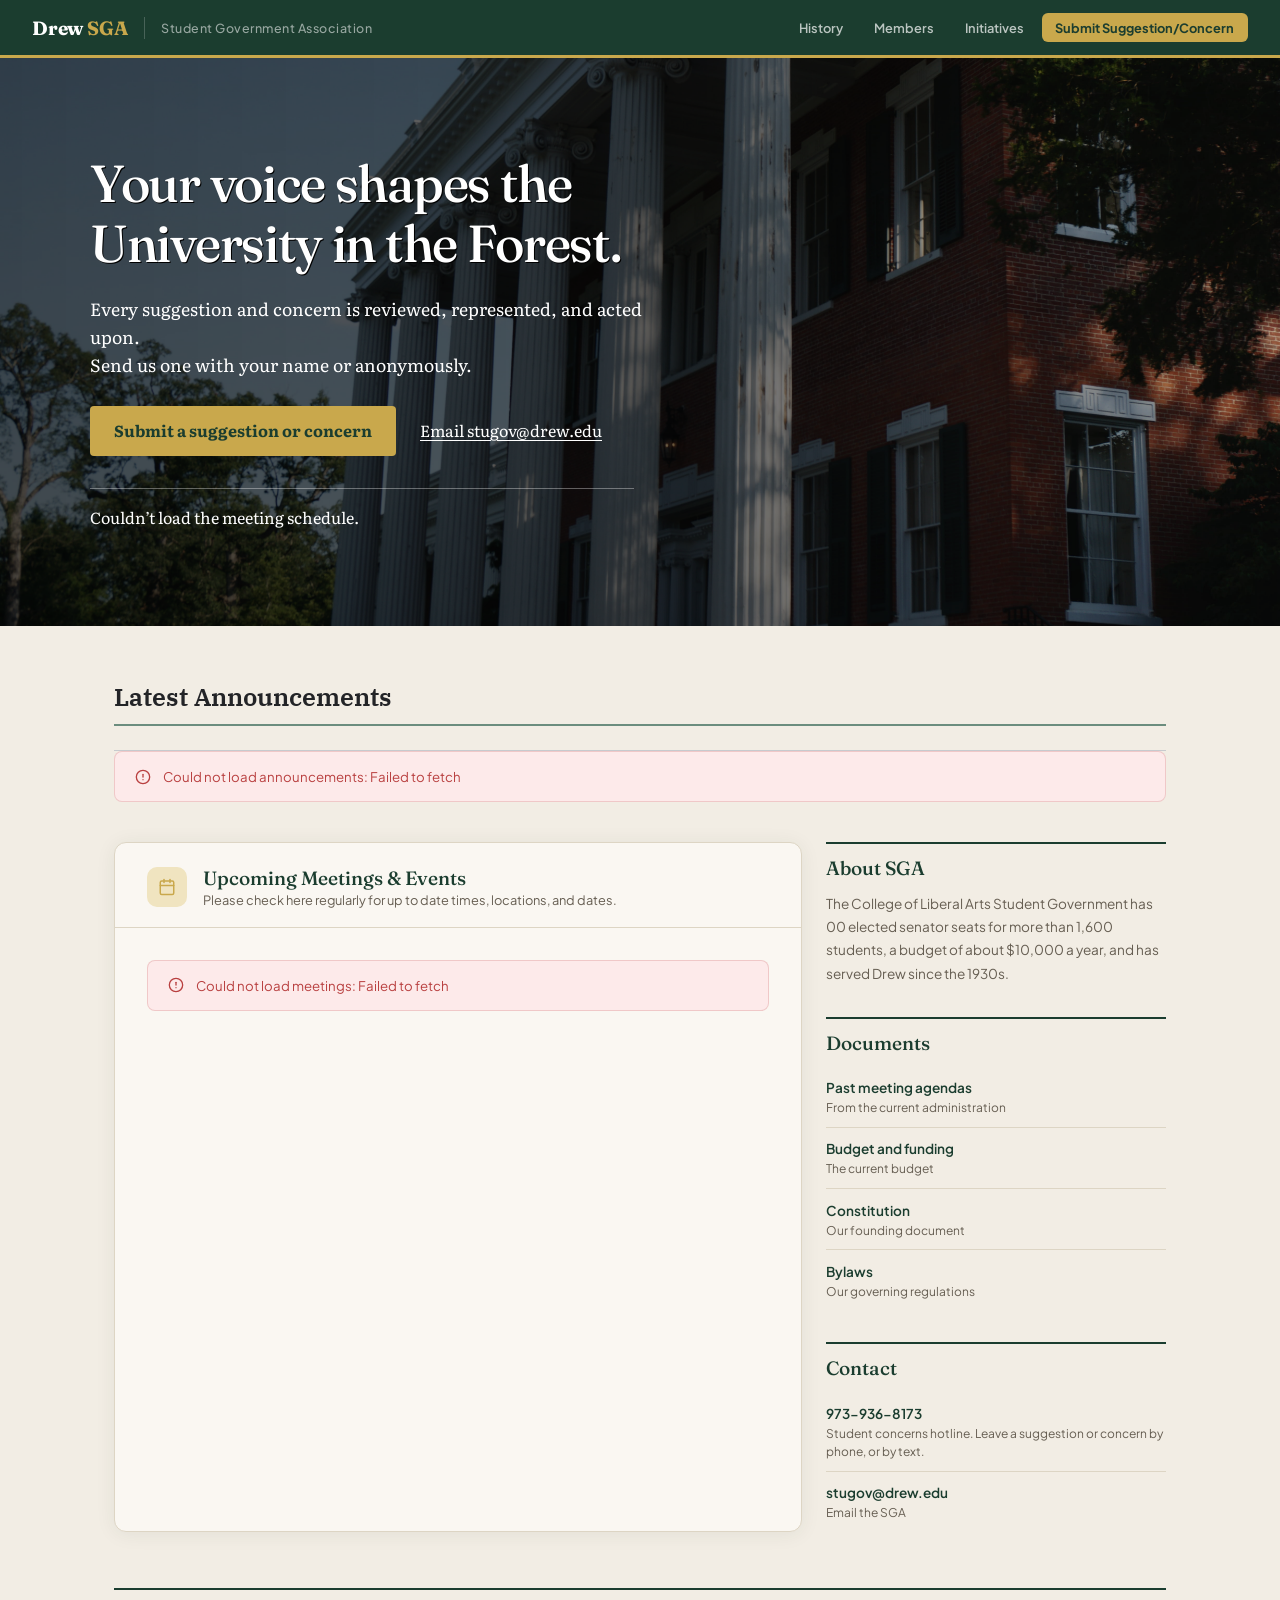
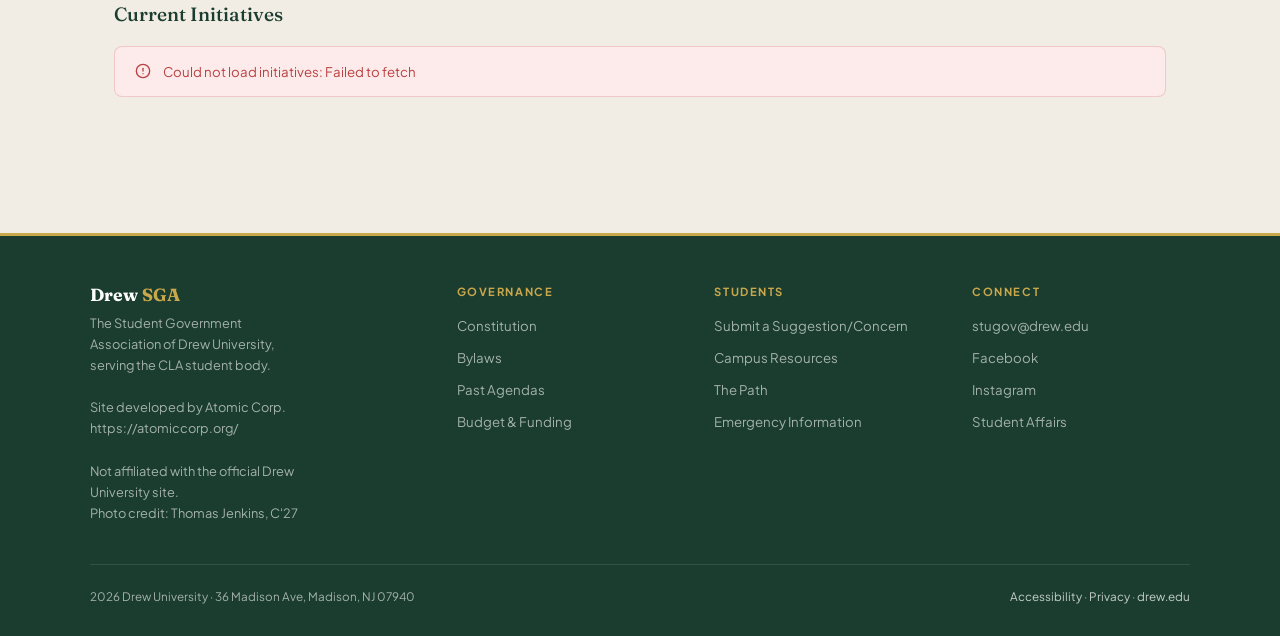
<file: index.html>
<!DOCTYPE html>
<html lang="en" data-theme="light">
<head>
  <link rel="icon" type="image/x-icon" href="/sgovlogo.ico">
  <meta charset="UTF-8" />
  <meta name="viewport" content="width=device-width, initial-scale=1.0"/>
  <title>Student Government Association - Drew University</title>
  <link href="https://fonts.googleapis.com/css2?family=Fraunces:ital,opsz,wght@0,9..144,300;0,9..144,500;0,9..144,700;1,9..144,300&family=Plus+Jakarta+Sans:wght@400;500;600;700&family=Literata:opsz,wght@7..72,400;7..72,600;7..72,700&display=swap" rel="stylesheet"/>
  <link href="https://fonts.googleapis.com/css2?family=IBM+Plex+Sans:wght@400;500;600&family=IBM+Plex+Serif:wght@400;600&display=swap" rel="stylesheet" />
  <link rel="stylesheet" href="./od-tokens.css" />
  <style>
    :root {
      --forest:    #1b3d2f;
      --forest-2:  #244d3c;
      --forest-3:  #2e5e49;
      --gold:      #c9a84c;
      --gold-pale: #f0e4c0;
      --gold-ink:  #7d601f;
      --gold-dim:  rgba(201,168,76,0.15);
      --bg:        #f2ede4;
      --surface:   #faf7f2;
      --border:    #ddd5c4;
      --text:      #1a1a18;
      --muted:     #665e52;
      --accent:    #3b6e56;
      --green:     #2a6e47;
      --red:       #b94040;
    }

    *, *::before, *::after { box-sizing: border-box; margin: 0; padding: 0; }
    html { scroll-behavior: smooth; }

    body {
      font-family: 'Plus Jakarta Sans', sans-serif;
      background: var(--bg);
      color: var(--text);
      min-height: 100vh;
    }

    a { color: inherit; text-decoration: none; }

    /* ── ACCESSIBILITY ── */
    .skip-link {
      position: absolute; left: 0; top: -100px; z-index: 200;
      background: var(--forest); color: #fff;
      padding: 0.75rem 1.25rem; font-size: 0.9rem; font-weight: 700;
      border-radius: 0 0 6px 0;
    }
    .skip-link:focus { top: 0; }
    .visually-hidden {
      position: absolute !important; width: 1px; height: 1px;
      margin: -1px; padding: 0; overflow: hidden;
      clip: rect(0 0 0 0); white-space: nowrap; border: 0;
    }
    a:focus-visible, button:focus-visible, input:focus-visible,
    select:focus-visible, textarea:focus-visible, [tabindex]:focus-visible {
      outline: 3px solid var(--forest); outline-offset: 2px;
    }
    .topbar :focus-visible, .hero :focus-visible, .cta-banner :focus-visible,
    footer :focus-visible { outline-color: var(--gold-pale); }
    a, button, input, select, textarea, [id] { scroll-margin-top: 76px; }
    @media (prefers-reduced-motion: reduce) {
      html { scroll-behavior: auto; }
      *, *::before, *::after {
        animation-duration: 0.01ms !important;
        animation-iteration-count: 1 !important;
        transition-duration: 0.01ms !important;
        scroll-behavior: auto !important;
      }
    }

    /* ── TOP BAR ── */
    .topbar {
      background: var(--forest);
      color: #fff;
      padding: 0 2rem;
      min-height: 58px;
      display: flex;
      flex-wrap: wrap;
      align-items: center;
      gap: 1rem;
      border-bottom: 3px solid var(--gold);
      position: sticky;
      top: 0;
      z-index: 100;
    }

    .topbar-logo {
      font-family: 'Fraunces', serif;
      font-size: 1.2rem;
      font-weight: 700;
      color: #fff;
      letter-spacing: -0.01em;
      white-space: nowrap;
      text-decoration: none;
    }
    .topbar-logo span { color: var(--gold); }

    .topbar-divider { width: 1px; height: 22px; background: rgba(255,255,255,0.2); flex-shrink: 0; }

    .topbar-sub {
      font-size: 0.78rem;
      color: rgba(255,255,255,0.55);
      font-weight: 500;
      letter-spacing: 0.04em;
      white-space: nowrap;
      
    }

    nav { margin-left: auto; display: flex; align-items: center; gap: 0.25rem; }

    nav a {
      font-size: 0.8rem;
      font-weight: 600;
      color: rgba(255,255,255,0.7);
      padding: 0.4rem 0.85rem;
      border-radius: 6px;
      transition: background 0.15s, color 0.15s;
    }
    nav a:hover { background: rgba(255,255,255,0.1); color: #fff; }

    .nav-cta {
      background: var(--gold) !important;
      color: var(--forest) !important;
      font-weight: 700 !important;
      text-align: center;
      white-space: normal;
    }
    .nav-cta:hover { opacity: 0.88; background: var(--gold) !important; }

  /* Hero */
  .hero {
    font-family: 'Literata', Georgia, serif;
    line-height: 1.6;
    background:
      linear-gradient(90deg, rgba(0, 0, 0, 0.661) 0%, rgba(0, 0, 0, 0.6) 55%, rgba(0, 0, 0, 0.15) 100%),
      url('mead.JPG') center / cover;
    color: #fff;
    padding: clamp(3rem, 9vw, 6rem) clamp(1rem, 4vw, 2rem);
  }
  .hero-inner { max-width: 1100px; margin: 0 auto; }
  /*.hero h1 { font-size: clamp(2rem, 5vw, 3.25rem); line-height: 1.15; font-weight: 700; max-width: 16em; }*/
  .hero h1 {
      font-family: 'Fraunces', serif;
      font-size: clamp(2rem, 5vw, 3.25rem);
      font-weight: 500;
      line-height: 1.15;
      letter-spacing: -0.025em;
      max-width: 12em;
      margin-bottom: 1.25rem;
      text-shadow: 1px 1px #000000
      
    }
    .hero h1 em { font-style: italic; color: var(--gold); }
  .hero p { max-width: 34em; margin-top: 1rem; font-size: 1.1rem; }
  .hero-actions { margin-top: 1.75rem; display: flex; flex-wrap: wrap; align-items: center; gap: 0.75rem 1.5rem; }
  .hero a:not(.btn) { color: #fff; text-decoration: underline; text-underline-offset: 0.2em; }
  .hero a:not(.btn):hover { text-decoration-thickness: 2px; }
  .btn {
    display: inline-block; background: var(--gold); color: var(--forest);
    font-weight: 700; padding: 0.75rem 1.5rem; border-radius: 4px; text-decoration: none;
  }
  .btn:hover { background: #d8b95c; }
  .hero .next { margin-top: 2rem; padding-top: 1rem; border-top: 1px solid rgba(255,255,255,0.35); font-size: 1rem; }


    /* ── STATS STRIP ── */
    .stats-strip {
      background: var(--gold-pale);
      border-bottom: 1px solid var(--border);
      padding: 1.25rem 2rem;
      display: flex;
      flex-wrap: wrap;
      row-gap: 1rem;
      justify-content: center;
    }

    .stat-item {
      display: flex;
      flex-direction: column;
      align-items: center;
      padding: 0 2.5rem;
      border-right: 1px solid var(--border);
    }
    .stat-item:last-child { border-right: none; }

    .stat-num {
      font-family: 'Fraunces', serif;
      font-size: 1.9rem;
      font-weight: 700;
      color: var(--forest);
      line-height: 1;
    }

    .stat-label {
      font-size: 0.72rem;
      font-weight: 600;
      color: var(--muted);
      letter-spacing: 0.06em;
      text-transform: uppercase;
      margin-top: 0.25rem;
    }

    /* ── PAGE ── */
    .page { max-width: 1100px; margin: 0 auto; padding: 3.5rem 1.5rem 5rem; }

    .section-heading {
      font-family: var(--ds-font-family-display);
      font-size: var(--ds-font-size-25);
      font-weight: 600;
      line-height: 1.2;
      color: var(--ds-color-text-primary);
      padding-bottom: var(--ds-space-12);
      border-bottom: var(--ds-border-width-2) solid var(--ds-color-border-accent);
      margin-bottom: var(--ds-space-24);
    }

    .section-label {
      font-size: 0.68rem;
      font-weight: 700;
      letter-spacing: 0.18em;
      text-transform: uppercase;
      color: var(--accent);
      display: flex;
      align-items: center;
      gap: 0.75rem;
      margin-bottom: 1.5rem;
    }
    .section-label::after { content: ''; flex: 1; height: 1px; background: var(--border); }

    /* ── CARDS ── */
    .card {
      background: var(--surface);
      border: 1px solid var(--border);
      border-radius: 12px;
      box-shadow: 0 2px 20px rgba(27,61,47,0.07);
      overflow: hidden;
    }

    .card-header {
      padding: 1.4rem 2rem 1.2rem;
      border-bottom: 1px solid var(--border);
      display: flex;
      align-items: center;
      gap: 1rem;
    }

    .card-icon {
      width: 40px; height: 40px;
      border-radius: 10px;
      background: var(--gold-pale);
      display: flex; align-items: center; justify-content: center;
      flex-shrink: 0;
    }

    .card-header h2 {
      font-family: 'Fraunces', serif;
      font-size: 1.2rem;
      font-weight: 500;
      color: var(--forest);
    }
    .card-header p { font-size: 0.8rem; color: var(--muted); margin-top: 2px; }
    .card-body { padding: 2rem; }

    /* ── ANNOUNCEMENTS ── */
    .announcements-grid {
      border-top: var(--ds-border-width-1) solid var(--ds-color-border-default);
      margin-bottom: var(--ds-space-40);
    }

    .announcement-card {
      display: grid;
      grid-template-columns: 9rem minmax(0, 1fr) auto;
      gap: var(--ds-space-16) var(--ds-space-32);
      align-items: start;
      padding-block: var(--ds-space-20);
      border-bottom: var(--ds-border-width-1) solid var(--ds-color-border-subtle);
    }

    .ann-date {
      font-size: var(--ds-font-size-13);
      color: var(--ds-color-text-secondary);
      font-variant-numeric: tabular-nums;
    }

    .announcement-content h3 {
      font-family: var(--ds-font-family-display);
      font-size: var(--ds-font-size-20);
      font-weight: 600;
      line-height: 1.25;
      color: var(--ds-color-text-primary);
      margin-bottom: var(--ds-space-4);
    }
    .announcement-card.featured .announcement-content h3 { font-size: var(--ds-font-size-25); }
    .announcement-content p {
      font-size: var(--ds-font-size-16);
      line-height: 1.55;
      color: var(--ds-color-text-secondary);
      max-width: 58ch;
    }

    .ann-tag {
      justify-self: end;
      padding: var(--ds-space-2) var(--ds-space-8);
      border-radius: var(--ds-radius-control-sm);
      background: var(--ds-color-bg-accent-subtle);
      color: var(--ds-color-text-accent);
      font-size: var(--ds-font-size-13);
      font-weight: 500;
      white-space: nowrap;
    }

    .ann-link {
      display: inline-block;
      margin-top: var(--ds-space-12);
      font-size: var(--ds-font-size-13);
      font-weight: 600;
      color: var(--ds-color-text-link);
      text-decoration: underline;
      text-underline-offset: 0.15em;
    }

    /* ── TWO-COL ── */
    .two-col { display: grid; grid-template-columns: 1fr 340px; gap: 1.5rem; margin-bottom: 3.5rem; }

    /* ── MEETINGS ── */
    .meetings-list { display: flex; flex-direction: column; }

    .meeting-item {
      display: flex; gap: 1rem; align-items: flex-start;
      padding: 1.1rem 0; border-bottom: 1px solid var(--border);
    }
    .meeting-item:last-child { border-bottom: none; }

    .meeting-date-box {
      width: 50px; flex-shrink: 0;
      background: var(--forest); color: #fff;
      border-radius: 8px; text-align: center; padding: 6px 4px;
    }
    .meeting-date-box .month { font-size: 0.6rem; font-weight: 700; letter-spacing: 0.1em; text-transform: uppercase; color: var(--gold); }
    .meeting-date-box .day { font-family: 'Fraunces', serif; font-size: 1.5rem; font-weight: 700; line-height: 1; }

    .meeting-info { flex: 1; min-width: 0; }
    .meeting-info h3 { font-size: 0.9rem; font-weight: 700; color: var(--forest); margin-bottom: 0.2rem; }
    .meeting-info p { font-size: 0.78rem; color: var(--muted); line-height: 1.5; }

    .meeting-badge {
      font-size: 0.65rem; font-weight: 700; letter-spacing: 0.08em; text-transform: uppercase;
      padding: 2px 8px; border-radius: 20px; white-space: nowrap; margin-top: 4px; display: inline-block;
    }
    .meeting-badge.open { background: #e6f4ec; color: var(--green); }
    .meeting-badge.members { background: var(--gold-pale); color: #7a5c10; }

    /* ── SKELETON LOADER ── */
    .skeleton {
      background: linear-gradient(90deg, var(--border) 25%, #e8e0d0 50%, var(--border) 75%);
      background-size: 200% 100%;
      animation: shimmer 1.4s infinite;
      border-radius: 6px;
    }
    @keyframes shimmer { 0% { background-position: 200% 0; } 100% { background-position: -200% 0; } }

    .skeleton-meeting { display: flex; gap: 1rem; padding: 1.1rem 0; border-bottom: 1px solid var(--border); }
    .skeleton-meeting:last-child { border-bottom: none; }
    .skeleton-box { width: 50px; height: 60px; border-radius: 8px; }
    .skeleton-lines { flex: 1; display: flex; flex-direction: column; gap: 8px; padding-top: 6px; }
    .skeleton-line { height: 12px; }
    .skeleton-line.short { width: 40%; }
    .skeleton-line.med { width: 65%; }
    .skeleton-line.long { width: 85%; }

    /* ── SIDEBAR (ABOUT / DOCUMENTS / CONTACT) ── */
    aside { display: flex; flex-direction: column; gap: 2rem; }

    aside h2 {
      font-family: 'Fraunces', serif;
      font-size: 1.2rem;
      font-weight: 500;
      color: var(--forest);
      padding-top: 0.75rem;
      border-top: 2px solid var(--forest);
      margin-bottom: 0.75rem;
    }

    aside p {
      font-size: 0.85rem;
      line-height: 1.7;
      color: var(--muted);
    }

    .doclist { list-style: none; }

    .doclist li {
      padding: 0.6rem 0;
      border-bottom: 1px solid var(--border);
    }
    .doclist li:last-child { border-bottom: none; }

    .doclist a {
      font-size: 0.85rem;
      font-weight: 600;
      color: var(--forest);
      transition: color 0.15s;
    }
    .doclist a:hover { color: var(--accent); text-decoration: underline; }

    .doclist span {
      display: block;
      margin-top: 2px;
      font-size: 0.75rem;
      line-height: 1.5;
      color: var(--muted);
    }

    

    /* ── INITIATIVES ── */
    #initiatives > h2 {
      font-family: 'Fraunces', serif;
      font-size: 1.2rem;
      font-weight: 500;
      color: var(--forest);
      padding-top: 0.75rem;
      border-top: 2px solid var(--forest);
      margin-bottom: 0.5rem;
    }

    .lead, .muted { color: var(--muted); }
    .lead { font-size: 0.85rem; margin-bottom: 1.25rem; }

    .initiatives-grid { display: grid; grid-template-columns: repeat(3, 1fr); gap: 1rem; margin-bottom: 3.5rem; }
    .initiatives-grid > p { grid-column: 1 / -1; }

    .initiative-card {
      background: var(--surface); border: 1px solid var(--border);
      border-radius: 12px; padding: 1.5rem 1.4rem;
      display: flex; flex-direction: column;
    }

    .initiative-card h3 {
      font-family: 'Fraunces', serif; font-size: 1.05rem; font-weight: 500;
      color: var(--forest); margin-bottom: 0.5rem; line-height: 1.3;
    }
    .initiative-card p { font-size: 0.85rem; color: var(--muted); line-height: 1.65; }

    .initiative-status {
      display: inline-flex; align-items: center; gap: 0.35rem;
      margin-top: auto; padding-top: 1rem;
      font-size: 0.78rem; font-weight: 600; color: var(--green);
    }
    .initiative-status::before { content: ''; width: 7px; height: 7px; background: var(--green); border-radius: 50%; flex-shrink: 0; }
    .initiative-status.pending { color: #b58a1a; }
    .initiative-status.pending::before { background: #b58a1a; }
    .initiative-status.completed { color: var(--muted); }
    .initiative-status.completed::before { background: var(--muted); }

    /* ── EMPTY STATE ── */
    .empty-state {
      text-align: center; padding: 2.5rem 1rem;
      color: var(--muted); font-size: 0.88rem;
    }
    .empty-state svg { margin-bottom: 0.75rem; opacity: 0.35; }

    /* ── ERROR STATE ── */
    .error-state {
      display: flex; align-items: center; gap: 0.75rem;
      background: #fdeaea; border: 1px solid rgba(185,64,64,0.2);
      border-radius: 8px; padding: 1rem 1.25rem;
      font-size: 0.83rem; color: var(--red);
    }

    /* ── CTA BANNER ── */
    .cta-banner {
      background: linear-gradient(135deg, var(--forest) 0%, var(--forest-3) 100%);
      border-radius: 16px; padding: 3rem 2.5rem;
      display: flex; flex-wrap: wrap; align-items: center; justify-content: space-between;
      gap: 2rem; margin-bottom: 3.5rem;
      position: relative; overflow: hidden;
    }
    .cta-banner::before {
      content: ''; position: absolute; right: -60px; top: -60px;
      width: 280px; height: 280px; border-radius: 50%;
      background: rgba(201,168,76,0.12); pointer-events: none;
    }

    .cta-text { position: relative; z-index: 1; }
    .cta-text h2 { font-family: 'Fraunces', serif; font-size: 1.7rem; font-weight: 500; color: #fff; margin-bottom: 0.6rem; line-height: 1.2; }
    .cta-text h2 em { color: var(--gold); font-style: italic; }
    .cta-text p { font-size: 0.9rem; color: rgba(255,255,255,0.82); max-width: 400px; line-height: 1.65; }

    .cta-actions { display: flex; gap: 0.75rem; flex-shrink: 0; flex-wrap: wrap; position: relative; z-index: 1; }

    .btn-primary {
      background: var(--gold); color: var(--forest); border: none;
      border-radius: 8px; padding: 0.8rem 1.75rem;
      font-family: 'Plus Jakarta Sans', sans-serif; font-size: 0.88rem; font-weight: 700;
      cursor: pointer; display: inline-flex; align-items: center; gap: 0.5rem;
      transition: opacity 0.15s, transform 0.1s;
    }
    .btn-primary:hover { opacity: 0.88; transform: translateY(-1px); }

    .btn-secondary {
      background: rgba(255,255,255,0.1); color: #fff;
      border: 1.5px solid rgba(255,255,255,0.25);
      border-radius: 8px; padding: 0.8rem 1.5rem;
      font-family: 'Plus Jakarta Sans', sans-serif; font-size: 0.88rem; font-weight: 600;
      cursor: pointer; display: inline-flex; align-items: center; gap: 0.5rem;
      transition: background 0.15s;
    }
    .btn-secondary:hover { background: rgba(255,255,255,0.18); }

    /* ── FOOTER ── */
    footer { background: var(--forest); color: rgba(255,255,255,0.6); padding: 3rem 2rem 2rem; border-top: 3px solid var(--gold); }

    .footer-inner {
      max-width: 1100px; margin: 0 auto;
      display: grid; grid-template-columns: 1.5fr 1fr 1fr 1fr;
      gap: 2.5rem; margin-bottom: 2.5rem;
    }

    .footer-brand h3 { font-family: 'Fraunces', serif; font-size: 1.1rem; font-weight: 700; color: #fff; margin-bottom: 0.5rem; }
    .footer-brand h3 span { color: var(--gold); }
    .footer-brand p { font-size: 0.8rem; line-height: 1.65; max-width: 220px; }

    .footer-col h4 { font-size: 0.7rem; font-weight: 700; letter-spacing: 0.14em; text-transform: uppercase; color: var(--gold); margin-bottom: 1rem; }
    .footer-col ul { list-style: none; display: flex; flex-direction: column; gap: 0.55rem; }
    .footer-col ul li a { display: inline-block; padding: 0.2rem 0; font-size: 0.83rem; color: rgba(255,255,255,0.6); transition: color 0.15s; }
    .footer-col ul li a:hover { color: #fff; }

    .footer-bottom {
      max-width: 1100px; margin: 0 auto;
      padding-top: 1.5rem; border-top: 1px solid rgba(255,255,255,0.1);
      display: flex; justify-content: space-between; align-items: center;
      font-size: 0.73rem; flex-wrap: wrap; gap: 0.5rem;
    }
    .footer-bottom a { color: rgba(255,255,255,0.75); transition: color 0.15s; }
    .footer-bottom a:hover { color: #fff; }

    /* ── ANIMATIONS ── */
    @keyframes fadeUp { from { opacity: 0; transform: translateY(18px); } to { opacity: 1; transform: translateY(0); } }
    .hero-inner > * { animation: fadeUp 0.6s ease both; }
    .hero-inner > *:nth-child(1) { animation-delay: 0.05s; }
    .hero-inner > *:nth-child(2) { animation-delay: 0.15s; }
    .hero-inner > *:nth-child(3) { animation-delay: 0.25s; }
    .hero-inner > *:nth-child(4) { animation-delay: 0.35s; }

    /* ── HAMBURGER MENU ── */
    .hamburger-btn {
      display: none;
      background: none;
      border: none;
      color: #fff;
      cursor: pointer;
      font-size: 1.5rem;
      width: 44px;
      height: 44px;
      align-items: center;
      justify-content: center;
      padding: 0;
      margin-left: auto;
      z-index: 101;
    }

    .hamburger-icon {
      display: flex;
      flex-direction: column;
      gap: 5px;
    }

    .hamburger-icon span {
      width: 24px;
      height: 2px;
      background: #fff;
      display: block;
      transition: all 0.3s ease;
    }

    .hamburger-btn.active .hamburger-icon span:nth-child(1) {
      transform: rotate(45deg) translateY(12px);
    }

    .hamburger-btn.active .hamburger-icon span:nth-child(2) {
      opacity: 0;
    }

    .hamburger-btn.active .hamburger-icon span:nth-child(3) {
      transform: rotate(-45deg) translateY(-12px);
    }

    .mobile-nav {
      display: none;
      position: absolute;
      top: calc(100% + 3px);
      left: 0;
      right: 0;
      background: var(--forest);
      flex-direction: column;
      border-bottom: 3px solid var(--gold);
      max-height: calc(100vh - 58px);
      overflow-y: auto;
      z-index: 99;
    }

    .mobile-nav.active {
      display: flex;
    }

    .mobile-nav a {
      padding: 1rem 2rem;
      border-bottom: 1px solid rgba(255,255,255,0.1);
      color: rgba(255,255,255,0.8);
      font-weight: 500;
      transition: background 0.15s, color 0.15s;
    }

    .mobile-nav a:hover {
      background: rgba(255,255,255,0.1);
      color: #fff;
    }

    .mobile-nav a.nav-cta {
      background: var(--gold);
      color: var(--forest);
      margin: 0.5rem 1rem;
      border-radius: 6px;
      border-bottom: none;
      text-align: center;
    }

    .mobile-nav a.nav-cta:hover {
      opacity: 0.88;
      background: var(--gold);
    }

    /* ── RESPONSIVE ── */
    @media (max-width: 900px) {
      .two-col { grid-template-columns: 1fr; }
      
      .officers-grid { grid-template-columns: repeat(2, 1fr); }
      .initiatives-grid { grid-template-columns: 1fr 1fr; }
      .footer-inner { grid-template-columns: 1fr 1fr; }
    }

    @media (max-width: 750px) {
      .topbar-sub, .topbar-divider { display: none; }
      nav { display: none; }
      .hamburger-btn { display: flex; }
      .announcements-grid { grid-template-columns: 1fr; }
      .announcement-card { grid-template-columns: minmax(0, 1fr); gap: var(--ds-space-8); }
      .officers-grid { grid-template-columns: repeat(2, 1fr); }
      .initiatives-grid { grid-template-columns: 1fr; }
      .cta-banner { flex-direction: column; }
      .stats-strip { flex-wrap: wrap; gap: 1rem; }
      .stat-item { border-right: none; padding: 0 1rem; }
      .footer-inner { grid-template-columns: 1fr; }
      .hero { padding: 3.5rem 1.25rem 3rem; }
      .page { padding: 2rem 1rem 3rem; }
      .btn-hero-primary, .btn-hero-secondary { flex-direction: column; text-align: center; width: 100%; }
      .hero-actions { flex-direction: column; }
    }
  </style>
</head>
<body>

<a class="skip-link" href="#main">Skip to main content</a>

<!-- ─── CONFIGURATION ──────────────────────────────────────────────────
  Fill in these two values. Everything else is automatic.

  SPREADSHEET_ID  - the long ID from your Google Sheet URL:
                    https://docs.google.com/spreadsheets/d/SPREADSHEET_ID/edit

  API_KEY         - a Google Cloud API key with the
                    "Google Sheets API" enabled and restricted to
                    your site's domain (or unrestricted for dev).

  Sheet tab names expected (case-sensitive):
    Announcements  - columns: title, body, date, tag, link
    Meetings       - columns: title, date, time, location, access
    Initiatives    - columns: title, description, status
    Officers       - columns: name, title, email, image_url
    Senators       - columns: name, title, email, image_url
──────────────────────────────────────────────────────────────────── -->
  <script>
 // const response = await fetch("https://sgovsite.t-ra-jenkins3.workers.dev/");
  //const API_KEY = await response.json();
 //const SPREADSHEET_ID = "1PyyXIdgFmi2xqbdTJMMIB1trR7ZysPegYM4at2mCTro";
  </script>

<!-- TOP BAR -->
<header class="topbar">
  <a href="/" class="topbar-logo">Drew <span>SGA</span></a>
  <div class="topbar-divider"></div>
  <div class="topbar-sub">Student Government Association</div>
  <nav aria-label="Primary">
    <a href="/history">History</a>
    <a href="/members">Members</a>
    <a href="#initiatives">Initiatives    </a>
    <a href="/suggestions" class="nav-cta">Submit Suggestion/Concern</a>
  </nav>
  <button type="button" class="hamburger-btn" id="hamburgerBtn" aria-label="Menu"
          aria-expanded="false" aria-controls="mobileNav" onclick="toggleMobileNav()">
    <span class="hamburger-icon" aria-hidden="true">
      <span></span>
      <span></span>
      <span></span>
    </span>
  </button>
  <nav class="mobile-nav" id="mobileNav" aria-label="Mobile">
    <a href="/history">History</a>
    <a href="/members">Members</a>
    <a href="/#initiatives">Initiatives</a>
    <a href="/suggestions" class="nav-cta">Submit Suggestion/Concern</a>
  </nav>
</header>

<section class="hero" aria-label="Welcome">
  <div class="hero-inner">
    <h1>Your voice shapes the University in the Forest.</h1>
    <p>Every suggestion and concern is reviewed, represented, and acted upon. <br>Send us one with your name or anonymously.</p>
    <div class="hero-actions">
      <a href="/suggestions" class="btn">Submit a suggestion or concern</a>
      <a href="mailto:stugov@drew.edu">Email stugov@drew.edu</a>
    </div>
    <p class="next" id="nextMeeting">Checking the meeting schedule…</p>
  </div>
</section>

<!-- STATS
<section class="stats-strip" aria-label="SGA at a glance">
  <div class="stat-item"><div class="stat-num">1,600+</div><div class="stat-label">Students Represented</div></div>
  <div class="stat-item"><div class="stat-num" id="senatorCount">19</div><div class="stat-label">Elected Senator Seats</div></div>
  <div class="stat-item"><div class="stat-num" id="initiativeCount">-</div><div class="stat-label">Active Initiatives</div></div>
  <div class="stat-item"><div class="stat-num">$10K</div><div class="stat-label">Annual Budget</div></div>
  <div class="stat-item"><div class="stat-num">1930s</div><div class="stat-label">Established</div></div>
</section> -->

<!-- MAIN -->
<main class="page" id="main" tabindex="-1">

  <!-- ANNOUNCEMENTS -->
  <h2 class="section-heading">Latest Announcements</h2>
  <div class="announcements-grid" id="announcementsGrid" aria-busy="true">
    <article class="announcement-card featured">
      <p class="ann-date"><span class="skeleton" style="display:block;width:7rem;height:0.9rem;"></span></p>
      <div class="announcement-content">
        <h3><span class="visually-hidden">Loading announcement</span><span class="skeleton" style="display:block;width:55%;height:1.5rem;"></span></h3>
        <p><span class="skeleton" style="display:block;width:100%;height:0.9rem;margin-top:0.5rem;"></span></p>
      </div>
      <span class="ann-tag"><span class="skeleton" style="display:block;width:4rem;height:0.85rem;"></span></span>
    </article>
    <article class="announcement-card">
      <p class="ann-date"><span class="skeleton" style="display:block;width:7rem;height:0.9rem;"></span></p>
      <div class="announcement-content">
        <h3><span class="visually-hidden">Loading announcement</span><span class="skeleton" style="display:block;width:45%;height:1.2rem;"></span></h3>
        <p><span class="skeleton" style="display:block;width:90%;height:0.9rem;margin-top:0.5rem;"></span></p>
      </div>
      <span class="ann-tag"></span>
    </article>
  </div>

  <!-- MEETINGS + QUICK LINKS -->
  <div id="meetings" class="two-col">
    <div class="card">
      <div class="card-header">
        <div class="card-icon">
          <svg aria-hidden="true" focusable="false" width="18" height="18" viewBox="0 0 24 24" fill="none" stroke="#c9a84c" stroke-width="2" stroke-linecap="round" stroke-linejoin="round"><rect x="3" y="4" width="18" height="18" rx="2"/><line x1="16" y1="2" x2="16" y2="6"/><line x1="8" y1="2" x2="8" y2="6"/><line x1="3" y1="10" x2="21" y2="10"/></svg>
        </div>
        <div>
          <h2>Upcoming Meetings &amp; Events</h2>
          <p>Please check here regularly for up to date times, locations, and dates.</p>
        </div>
      </div>
      <div class="card-body">
        <div class="meetings-list" id="meetingsList">
          <div class="skeleton-meeting"><div class="skeleton skeleton-box"></div><div class="skeleton-lines"><div class="skeleton skeleton-line long"></div><div class="skeleton skeleton-line med"></div><div class="skeleton skeleton-line short"></div></div></div>
          <div class="skeleton-meeting"><div class="skeleton skeleton-box"></div><div class="skeleton-lines"><div class="skeleton skeleton-line long"></div><div class="skeleton skeleton-line med"></div><div class="skeleton skeleton-line short"></div></div></div>
          <div class="skeleton-meeting"><div class="skeleton skeleton-box"></div><div class="skeleton-lines"><div class="skeleton skeleton-line long"></div><div class="skeleton skeleton-line med"></div><div class="skeleton skeleton-line short"></div></div></div>
        </div>
      </div>
    </div>

    <aside>
      <section>
        <h2>About SGA</h2>
        <p>The College of Liberal Arts Student Government has <span id="senatorCountAbout">00</span> elected senator seats for more than 1,600 students, a budget of about $10,000 a year, and has served Drew since the 1930s.</p>
      </section>

      <section>
        <h2>Documents</h2>
        <ul class="doclist">
          <li><a href="https://drive.google.com/drive/folders/1T37qgyUEZ53HvDT4locyv73HNXFNd2Je?usp=sharing">Past meeting agendas</a><span>From the current administration</span></li>
          <li><a href="https://docs.google.com/spreadsheets/d/1DptE6QX7fhF6doVmhAb64nZnBTKMe5E9ylrprfOs5sQ/edit?usp=sharing">Budget and funding</a><span>The current budget</span></li>
          <li><a href="https://docs.google.com/document/d/1ePOLB9iLWt3NL7QNimzh6SgOOHLwK5fAb7POu6TOA8g/edit?usp=sharing">Constitution</a><span>Our founding document</span></li>
          <li><a href="https://docs.google.com/document/d/1-mA7wpUPetOc50ByQjAG3rkGjD6lw_4qFq27b4Z-Qoo/edit?usp=sharing">Bylaws</a><span>Our governing regulations</span></li>
        </ul>
      </section>

      <section>
        <h2>Contact</h2>
        <ul class="doclist">
          <li><a href="tel:9739368173">973-936-8173</a><span>Student concerns hotline. Leave a suggestion or concern by phone, or by text.</span></li>
          <li><a href="mailto:stugov@drew.edu">stugov@drew.edu</a><span>Email the SGA</span></li>
        </ul>
      </section>
    </aside>
  </div>

 

  <!-- INITIATIVES -->
  <section id="initiatives">
    <h2>Current Initiatives</h2>
    <p class="lead" id="initiativeLead"></p>
    <div id="initiativesList" class="initiatives-grid" aria-busy="true"><p class="muted">Loading…</p></div>
  </section>

  <!-- CTA
  <div class="cta-banner">
    <div class="cta-text">
      <h2>Have an Idea or Issue? <em>We Want to Hear It.</em></h2>
      <p>Every suggestion and concern is reviewed by the SGA at our next general body meeting. Submit anonymously or on record - both are taken equally seriously.</p>
    </div>
    <div class="cta-actions">
      <a href="/suggestions" class="btn-primary">
        <svg aria-hidden="true" focusable="false" width="14" height="14" viewBox="0 0 24 24" fill="none" stroke="currentColor" stroke-width="2.5" stroke-linecap="round" stroke-linejoin="round"><line x1="22" y1="2" x2="11" y2="13"/><polygon points="22 2 15 22 11 13 2 9 22 2"/></svg>
        Submit a Suggestion/Concern
      </a>
      <a href="mailto:stugov@drew.edu" class="btn-secondary">
        <svg aria-hidden="true" focusable="false" width="14" height="14" viewBox="0 0 24 24" fill="none" stroke="currentColor" stroke-width="2" stroke-linecap="round" stroke-linejoin="round"><path d="M4 4h16c1.1 0 2 .9 2 2v12c0 1.1-.9 2-2 2H4c-1.1 0-2-.9-2-2V6c0-1.1.9-2 2-2z"/><polyline points="22,6 12,13 2,6"/></svg>
        Email Us Directly
      </a>
    </div>
  </div> -->

</main>

<!-- FOOTER -->
<footer>
  <div class="footer-inner">
    <div class="footer-brand">
      <h3>Drew <span>SGA</span></h3>
      <p>The Student Government Association of Drew University, serving the CLA student body.<br><br>Site developed by Atomic Corp. <a href="https://atomiccorp.org/">https://atomiccorp.org/</a><br><br>Not affiliated with the official Drew University site.<br>Photo credit: Thomas Jenkins, C'27</p>
    </div>
    <div class="footer-col">
      <h4>Governance</h4>
      <ul><li><a href="https://docs.google.com/document/d/1ePOLB9iLWt3NL7QNimzh6SgOOHLwK5fAb7POu6TOA8g/edit?usp=drive_link">Constitution</a></li><li><a href="https://docs.google.com/document/d/1-mA7wpUPetOc50ByQjAG3rkGjD6lw_4qFq27b4Z-Qoo/edit?usp=drive_link">Bylaws</a></li><li><a href="https://drive.google.com/drive/folders/1T37qgyUEZ53HvDT4locyv73HNXFNd2Je?usp=drive_link">Past Agendas</a></li><li><a href="https://docs.google.com/document/d/1DptE6QX7fhF6doVmhAb64nZnBTKMe5E9ylrprfOs5sQ/edit?usp=sharing">Budget &amp; Funding</a></li></ul>
    </div>
    <div class="footer-col">
      <h4>Students</h4>
      <ul><li><a href="/suggestions">Submit a Suggestion/Concern</a></li><li><a href="https://drew.edu/academic/student-resources/">Campus Resources</a></li><li><a href="https://path.drew.edu" target="_blank">The Path</a></li><li><a href="https://drew.edu/emergency-information/">Emergency Information</a></li></ul>
    </div>
    <div class="footer-col">
      <h4>Connect</h4>
      <ul><li><a href="mailto:stugov@drew.edu">stugov@drew.edu</a></li><li><a href="https://www.facebook.com/duclasga/">Facebook</a></li><li><a href="https://www.instagram.com/duclasga/">Instagram</a></li><li><a href="https://drew.edu/campus-life/campus-life-student-affairs/" target="_blank">Student Affairs</a></li></ul>
    </div>
  </div>
  <div class="footer-bottom">
    <span> <span id="yr"></span> Drew University · 36 Madison Ave, Madison, NJ 07940</span>
    <span><a href="https://drew.edu/academic/student-resources/center-for-academic-excellence/office-of-accessibility-resources/">Accessibility</a> · <a href="https://drew.edu/privacy-policy/">Privacy</a> · <a href="https://drew.edu" target="_blank">drew.edu</a></span>
  </div>
</footer>

<div id="liveStatus" class="visually-hidden" role="status" aria-live="polite"></div>

<script>
  document.getElementById('yr').textContent = new Date().getFullYear();

  // ── HAMBURGER MENU ───────────────────────────────────────────────
  function toggleMobileNav() {
    const btn = document.getElementById('hamburgerBtn');
    const nav = document.getElementById('mobileNav');
    const open = btn.getAttribute('aria-expanded') !== 'true';
    btn.classList.toggle('active', open);
    nav.classList.toggle('active', open);
    btn.setAttribute('aria-expanded', String(open));
  }

  // Close mobile nav when a link is clicked
  document.querySelectorAll('.mobile-nav a').forEach(link => {
    link.addEventListener('click', () => {
      document.getElementById('hamburgerBtn').classList.remove('active');
      document.getElementById('hamburgerBtn').setAttribute('aria-expanded', 'false');
      document.getElementById('mobileNav').classList.remove('active');
    });
  });

  // ── VALIDATION ───────────────────────────────────────────────────────
  // if (SPREADSHEET_ID === 'YOUR_SPREADSHEET_ID_HERE' || API_KEY === '0') {
  //   const warn = `<div class="error-state" style="grid-column:1/-1">
  //     <svg aria-hidden="true" focusable="false" width="16" height="16" viewBox="0 0 24 24" fill="none" stroke="currentColor" stroke-width="2" stroke-linecap="round" stroke-linejoin="round"><circle cx="12" cy="12" r="10"/><line x1="12" y1="8" x2="12" y2="12"/><line x1="12" y1="16" x2="12.01" y2="16"/></svg>
  //     Set SPREADSHEET_ID and API_KEY at the top of this file to load live data.
  //   </div>`;
  //   ['announcementsGrid','meetingsList','initiativesGrid','officersGrid','senatorsGrid']
  //     .forEach(id => { document.getElementById(id).innerHTML = warn; });
  // } else {
  //   init();
  // }

  // ── SHEETS API HELPER ────────────────────────────────────────────────
  // Fetches a named sheet tab and returns an array of objects keyed by the
  // first-row headers (case-insensitive, trimmed).
  async function fetchSheet(tabName) {
    const range = `${tabName}!A:Z`;
    const url = `https://sgovsite.t-ra-jenkins3.workers.dev/?range=${encodeURIComponent(range)}`;
    const res = await fetch(url);
    if (!res.ok) {
      const err = await res.json().catch(() => ({}));
      throw new Error(err?.error?.message || `HTTP ${res.status} fetching tab "${tabName}"`);
    }
    const json = await res.json();
    const rows = json.values || [];
    if (rows.length < 2) return [];          // header row only or empty
    const headers = rows[0].map(h => h.trim().toLowerCase());
    return rows.slice(1)
      .filter(r => r.some(cell => cell.trim() !== ''))   // skip blank rows
      .map(r => {
        const obj = {};
        headers.forEach((h, i) => { obj[h] = (r[i] || '').trim(); });
        return obj;
      });
  }

  // ── ICONS + UTILS ────────────────────────────────────────────────────
  const ANN_ICONS = [
    `<svg aria-hidden="true" focusable="false" width="80" height="80" viewBox="0 0 24 24" fill="none" stroke="#fff" stroke-width="1" stroke-linecap="round" stroke-linejoin="round"><path d="M12 2L2 7l10 5 10-5-10-5z"/><path d="M2 17l10 5 10-5"/><path d="M2 12l10 5 10-5"/></svg>`,
    `<svg aria-hidden="true" focusable="false" width="50" height="50" viewBox="0 0 24 24" fill="none" stroke="#fff" stroke-width="1" stroke-linecap="round" stroke-linejoin="round"><circle cx="12" cy="12" r="10"/><polyline points="12 6 12 12 16 14"/></svg>`,
    `<svg aria-hidden="true" focusable="false" width="50" height="50" viewBox="0 0 24 24" fill="none" stroke="#fff" stroke-width="1" stroke-linecap="round" stroke-linejoin="round"><path d="M18 8A6 6 0 0 0 6 8c0 7-3 9-3 9h18s-3-2-3-9"/><path d="M13.73 21a2 2 0 0 1-3.46 0"/></svg>`,
  ];

  const ANN_BG = [
    'linear-gradient(135deg, var(--forest) 0%, var(--accent) 100%)',
    'linear-gradient(135deg, var(--forest) 0%, var(--accent) 100%)',
    'linear-gradient(135deg, #2a6e47 0%, var(--accent) 100%)',
  ];

  function escHtml(str) {
    return String(str || '')
      .replace(/&/g, '&amp;').replace(/</g, '&lt;')
      .replace(/>/g, '&gt;').replace(/"/g, '&quot;');
  }


  function errorHtml(msg) {
    return `<div class="error-state" role="alert" style="grid-column:1/-1;">
      <svg aria-hidden="true" focusable="false" width="16" height="16" viewBox="0 0 24 24" fill="none" stroke="currentColor" stroke-width="2" stroke-linecap="round" stroke-linejoin="round"><circle cx="12" cy="12" r="10"/><line x1="12" y1="8" x2="12" y2="12"/><line x1="12" y1="16" x2="12.01" y2="16"/></svg>
      ${escHtml(msg)}
    </div>`;
  }

  // ── DATE / TIME HELPERS ──────────────────────────────────────────────
  // The Sheets API returns dates as plain strings (e.g. "4/14/2026" or
  // "April 14, 2026") and times as strings (e.g. "7:00 PM").
  // We combine them into a JS Date and format for display.

  function parseMeetingDate(dateStr) {
    if (!dateStr) return null;
    // "YYYY-MM-DD" parses as UTC midnight, which lands on the previous evening
    // locally and can drop today's meeting; anchor plain dates to local noon.
    const s = /^\d{4}-\d{2}-\d{2}$/.test(dateStr) ? dateStr + 'T12:00:00' : dateStr;
    let d = new Date(s);
    if (!isNaN(d) && d.getFullYear() > 1970) return d;
    // Try "Month DD YYYY" style after stripping commas
    d = new Date(s.replace(/,/g, ' ').replace(/\s+/g, ' '));
    return (!isNaN(d) && d.getFullYear() > 1970) ? d : null;
  }

  function formatDisplayDate(d) {
    if (!d) return '';
    return new Intl.DateTimeFormat('en-US', {
      weekday: 'short', month: 'long', day: 'numeric',
      year: 'numeric', timeZone: 'America/New_York'
    }).format(d);
  }

  // ── RENDER: ANNOUNCEMENTS ────────────────────────────────────────────
  function renderAnnouncements(rows) {
    const grid = document.getElementById('announcementsGrid');
    const items = rows.slice(0, 3);
    if (!items.length) {
      grid.innerHTML = `<div class="empty-state" style="grid-column:1/-1;">
        <svg aria-hidden="true" focusable="false" width="32" height="32" viewBox="0 0 24 24" fill="none" stroke="currentColor" stroke-width="1.5"><path d="M18 8A6 6 0 0 0 6 8c0 7-3 9-3 9h18s-3-2-3-9"/></svg>
        <p>No announcements at this time.</p>
      </div>`;
      return;
    }
    grid.innerHTML = items.map((a, i) => {
      const isFeatured = i === 0;
      const tag = a.tag || '';
      const tagClass = tag.toLowerCase() === 'new' ? 'new' : tag.toLowerCase() === 'urgent' ? 'urgent' : '';
      // date column may be "YYYY-MM-DD" or a plain string
      const dateStr = a.date
        ? new Date(a.date + (a.date.includes('T') ? '' : 'T12:00:00'))
            .toLocaleDateString('en-US', { month: 'long', day: 'numeric', year: 'numeric' })
        : '';
      const linkHtml = a.link
        ? `<a href="${escHtml(a.link)}" class="ann-link" target="_blank" rel="noopener" aria-label="Read more: ${escHtml(a.title)}">Read more <svg aria-hidden="true" focusable="false" width="13" height="13" viewBox="0 0 24 24" fill="none" stroke="currentColor" stroke-width="2.5" stroke-linecap="round" stroke-linejoin="round"><line x1="5" y1="12" x2="19" y2="12"/><polyline points="12 5 19 12 12 19"/></svg></a>`
        : '';
      return `
        <article class="announcement-card${isFeatured ? ' featured' : ''}">
          <p class="ann-date">${escHtml(dateStr)}</p>
          <div class="announcement-content">
            <h3>${escHtml(a.title)}</h3>
            <p>${escHtml(a.body)}</p>
            ${linkHtml}
          </div>
          <span class="ann-tag">${escHtml(tag)}</span>
        </article>`;
    }).join('');
  }

  // ── RENDER: MEETINGS ─────────────────────────────────────────────────
  function renderMeetings(rows) {
    const el = document.getElementById('meetingsList');
    const today = new Date();
    today.setHours(0, 0, 0, 0);

    // Only meetings still to come, oldest first, so the list reads downward in time.
    const upcoming = rows
      .map(m => Object.assign({}, m, { _date: parseMeetingDate(m.date) }))
      .filter(m => m._date && m._date >= today)
      .sort((a, b) => a._date - b._date);

    if (!upcoming.length) {
      el.innerHTML = `<div class="empty-state">
        <svg aria-hidden="true" focusable="false" width="32" height="32" viewBox="0 0 24 24" fill="none" stroke="currentColor" stroke-width="1.5" stroke-linecap="round" stroke-linejoin="round"><rect x="3" y="4" width="18" height="18" rx="2"/><line x1="16" y1="2" x2="16" y2="6"/><line x1="8" y1="2" x2="8" y2="6"/><line x1="3" y1="10" x2="21" y2="10"/></svg>
        <p>No upcoming meetings scheduled.</p>
      </div>`;
      const nextEl = document.getElementById('nextMeeting');
      if (nextEl) nextEl.textContent = 'No upcoming meetings are scheduled right now.';
      return;
    }
    el.innerHTML = upcoming.map(m => {
      const d = m._date;
      const month = d
        ? new Intl.DateTimeFormat('en-US', { month: 'short', timeZone: 'America/New_York' }).format(d)
        : '-';
      const day = d
        ? new Intl.DateTimeFormat('en-US', { day: 'numeric', timeZone: 'America/New_York' }).format(d)
        : '--';
      const dateLabel = d ? formatDisplayDate(d) : m.date;
      const timeLabel = m.time || '';
      const isOpen = (m.access || '').toLowerCase() !== 'members';
      return `
        <div class="meeting-item">
          <div class="meeting-date-box">
            <div class="month">${escHtml(month)}</div>
            <div class="day">${escHtml(String(day))}</div>
          </div>
          <div class="meeting-info">
            <h3>${escHtml(m.title)}</h3>
            <p>${escHtml(m.location)}${timeLabel ? ' · ' + escHtml(timeLabel) : ''} · ${escHtml(dateLabel)}</p>
            <span class="meeting-badge ${isOpen ? 'open' : 'members'}">${isOpen ? 'Open to All Students' : 'Members Only'}</span>
          </div>
        </div>`;
    }).join('');

    // Mirror the next meeting into the hero line
    const n = upcoming[0];
    const when = new Intl.DateTimeFormat('en-US', {
      weekday: 'long', month: 'long', day: 'numeric', timeZone: 'America/New_York'
    }).format(n._date);
    const nextEl = document.getElementById('nextMeeting');
    if (nextEl) {
      nextEl.innerHTML = `Next meeting: <strong>${escHtml(when)}${n.time ? ', ' + escHtml(n.time) : ''}</strong>${n.location ? ', ' + escHtml(n.location) : ''}. <br><a href="#meetings">See the full schedule</a>`;
    }
  }

  // ── RENDER: INITIATIVES ──────────────────────────────────────────────
  function renderInitiatives(rows) {
    const el = document.getElementById('initiativesList');
    const lead = document.getElementById('initiativeLead');
    const stat = document.getElementById('initiativeCount');
    if (!rows.length) {
      lead.textContent = '';
      el.innerHTML = '<p class="muted">No active initiatives right now.</p>';
      if (stat) stat.textContent = '0';
      return;
    }
    const active = rows.filter(i => !(i.status || '').toLowerCase().includes('complet')).length;
    lead.textContent = `${active} active ${active === 1 ? 'initiative' : 'initiatives'}.`;
    if (stat) stat.textContent = active;
    el.innerHTML = rows.map(initiative => {
      const statusVal = (initiative.status || 'In Progress').trim();
      const statusClass = statusVal.toLowerCase().includes('pending') ? 'pending'
                        : statusVal.toLowerCase().includes('complet') ? 'completed' : '';
      return `<article class="initiative-card">
        <h3>${escHtml(initiative.title)}</h3>
        <p>${escHtml(initiative.description)}</p>
        <div class="initiative-status ${statusClass}">${escHtml(statusVal)}</div>
      </article>`;
    }).join('');
  }


  // ── INIT ─────────────────────────────────────────────────────────────
  async function init() {
    // Fire all fetches in parallel
    const [announcements, meetings, initiatives, senators] = await Promise.allSettled([
      fetchSheet('Announcements'),
      fetchSheet('Meetings/Events'),
      fetchSheet('Initiatives'),
      fetchSheet('Senators'),
    ]);

    // Announcements
    if (announcements.status === 'fulfilled') {
      renderAnnouncements(announcements.value);
    } else {
      document.getElementById('announcementsGrid').innerHTML =
        errorHtml('Could not load announcements: ' + announcements.reason?.message);
    }

    // Meetings
    if (meetings.status === 'fulfilled') {
      renderMeetings(meetings.value);
    } else {
      document.getElementById('meetingsList').innerHTML =
        errorHtml('Could not load meetings: ' + meetings.reason?.message);
      const nextEl = document.getElementById('nextMeeting');
      if (nextEl) nextEl.textContent = 'Couldn’t load the meeting schedule.';
    }

    // Initiatives
    if (initiatives.status === 'fulfilled') {
      renderInitiatives(initiatives.value);
    } else {
      document.getElementById('initiativesList').innerHTML =
        errorHtml('Could not load initiatives: ' + initiatives.reason?.message);
    }

    // Elected senator seats track the rows listed on the Members page
    if (senators.status === 'fulfilled') {
      ['senatorCount', 'senatorCountAbout'].forEach(id => {
        const el = document.getElementById(id);
        if (el) el.textContent = senators.value.length;
      });
    }

    ['announcementsGrid','meetingsList','initiativesList'].forEach(id => {
      const el = document.getElementById(id);
      if (el) el.setAttribute('aria-busy', 'false');
    });
    document.getElementById('liveStatus').textContent = 'Announcements, meetings and initiatives updated.';
  }
  init();
</script>

</body>
</html>
</file>
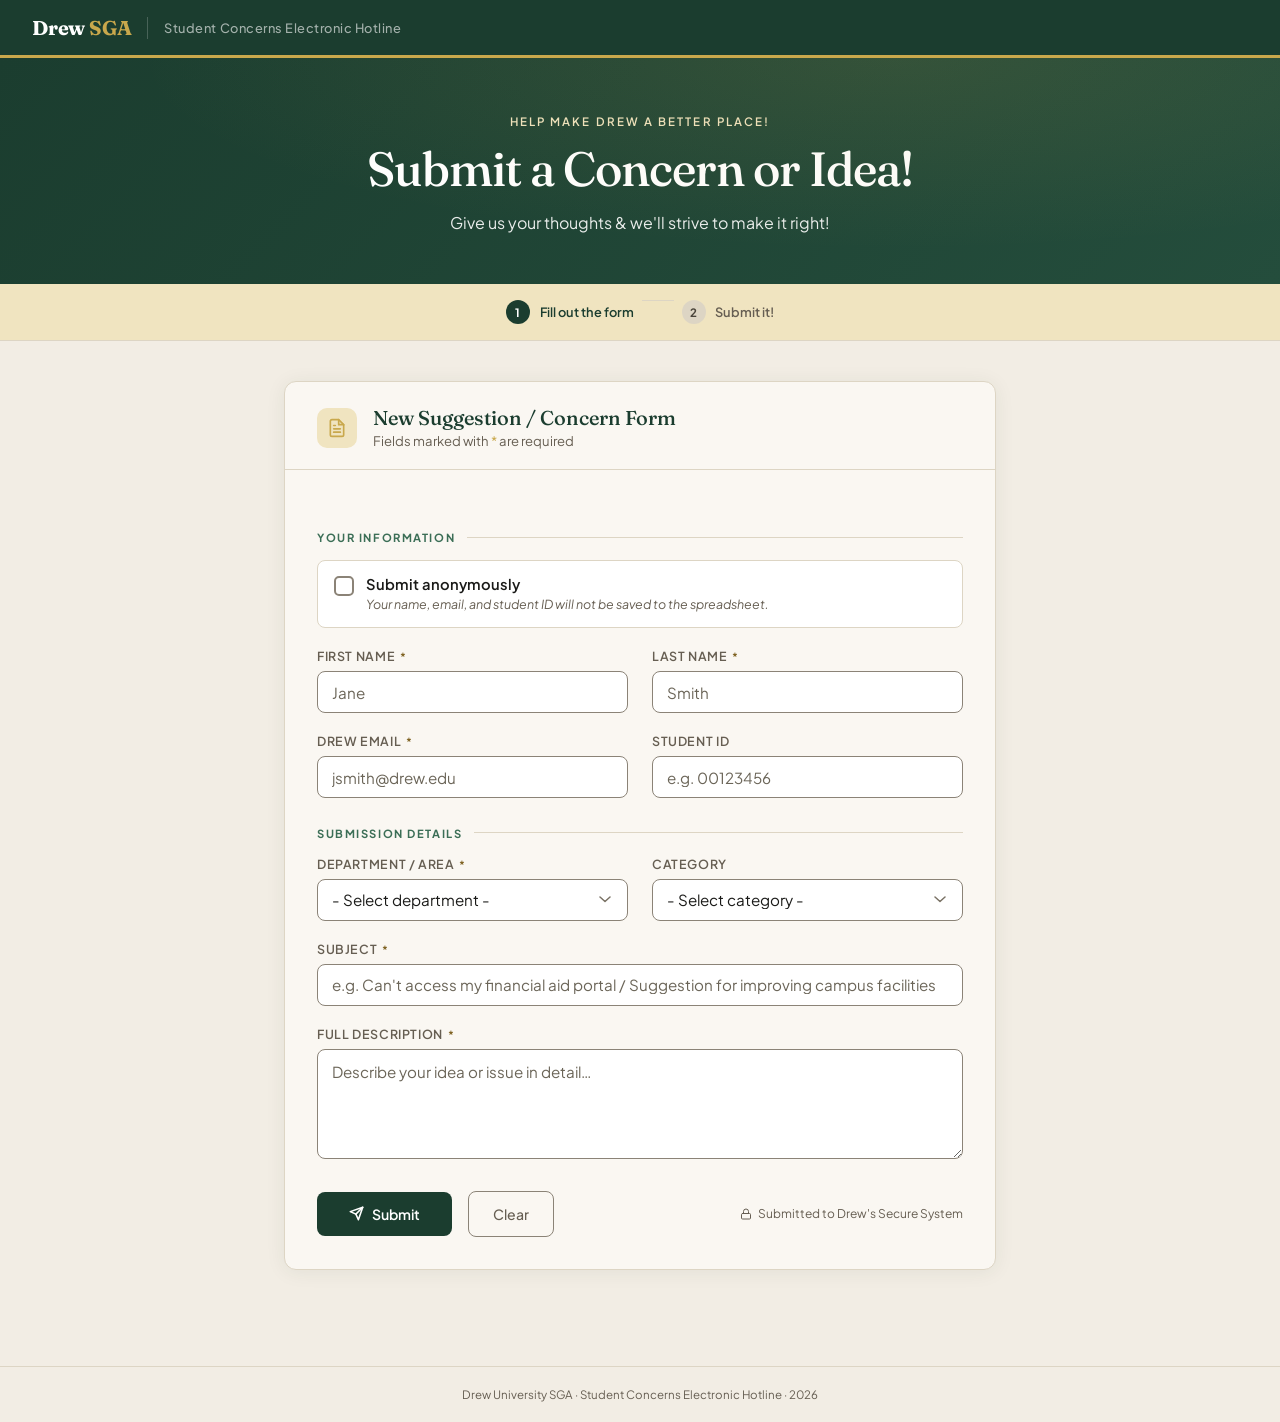
<file: suggestions/index.html>
<!DOCTYPE html>
<html lang="en">
<head>
  <meta charset="UTF-8" />
  <meta name="viewport" content="width=device-width, initial-scale=1.0"/>
  <title>Student Suggestions - Drew SGA</title>
  <link href="https://fonts.googleapis.com/css2?family=Fraunces:ital,opsz,wght@0,9..144,300;0,9..144,500;0,9..144,700;1,9..144,300&family=Plus+Jakarta+Sans:wght@400;500;600&display=swap" rel="stylesheet"/>
  <style>
    :root {
      --forest: #1b3d2f;
      --forest-2: #244d3c;
      --gold: #c9a84c;
      --gold-pale: #f0e4c0;
      --gold-ink:  #7d601f;
      --bg: #f2ede4;
      --surface: #faf7f2;
      --border: #ddd5c4;
      --border-strong: #8b8377;
      --text: #1a1a18;
      --muted: #665e52;
      --accent: #3b6e56;
      --red: #b94040;
      --green: #2a6e47;
    }

    *, *::before, *::after { box-sizing: border-box; margin: 0; padding: 0; }

    body {
      font-family: 'Plus Jakarta Sans', sans-serif;
      background: var(--bg);
      color: var(--text);
      min-height: 100vh;
    }

    /* ── ACCESSIBILITY ── */
    .skip-link {
      position: absolute; left: 0; top: -100px; z-index: 200;
      background: var(--forest); color: #fff;
      padding: 0.75rem 1.25rem; font-size: 0.9rem; font-weight: 700;
      border-radius: 0 0 6px 0;
    }
    .skip-link:focus { top: 0; }
    .visually-hidden {
      position: absolute !important; width: 1px; height: 1px;
      margin: -1px; padding: 0; overflow: hidden;
      clip: rect(0 0 0 0); white-space: nowrap; border: 0;
    }
    a:focus-visible, button:focus-visible, input:focus-visible,
    select:focus-visible, textarea:focus-visible, [tabindex]:focus-visible {
      outline: 3px solid var(--forest); outline-offset: 2px;
    }
    .topbar :focus-visible, .hero :focus-visible, footer :focus-visible {
      outline-color: var(--gold-pale);
    }
    a, button, input, select, textarea, [id] { scroll-margin-top: 76px; }
    @media (prefers-reduced-motion: reduce) {
      html { scroll-behavior: auto; }
      *, *::before, *::after {
        animation-duration: 0.01ms !important;
        animation-iteration-count: 1 !important;
        transition-duration: 0.01ms !important;
        scroll-behavior: auto !important;
      }
    }

    /* ── Top bar ── */
    .topbar {
      background: var(--forest);
      color: #fff;
      padding: 0 2rem;
      min-height: 58px;
      display: flex;
      flex-wrap: wrap;
      align-items: center;
      gap: 1rem;
      border-bottom: 3px solid var(--gold);
    }

    .topbar-logo {
      font-family: 'Fraunces', serif;
      font-size: 1.25rem;
      font-weight: 700;
      color: #fff;
      letter-spacing: -0.01em;
    }

    .topbar-logo span { color: var(--gold); }

    .topbar-divider {
      width: 1px;
      height: 22px;
      background: rgba(255,255,255,0.2);
    }

    .topbar-sub {
      font-size: 0.8rem;
      color: rgba(255,255,255,0.6);
      font-weight: 500;
      letter-spacing: 0.04em;
    }

    .topbar-pill {
      margin-left: auto;
      font-size: 0.7rem;
      font-weight: 600;
      letter-spacing: 0.08em;
      text-transform: uppercase;
      background: rgba(201,168,76,0.18);
      border: 1px solid rgba(201,168,76,0.35);
      color: var(--gold);
      border-radius: 20px;
      padding: 3px 12px;
    }

    /* ── Hero ── */
    .hero {
      background: linear-gradient(135deg, var(--forest) 0%, var(--forest-2) 100%);
      color: #fff;
      padding: 3.5rem 2rem 3rem;
      text-align: center;
      position: relative;
      overflow: hidden;
    }

    .hero::before {
      content: '';
      position: absolute;
      inset: 0;
      background: radial-gradient(ellipse at 70% 0%, rgba(201,168,76,0.12) 0%, transparent 60%);
      pointer-events: none;
    }

    .hero-eyebrow {
      font-size: 0.72rem;
      font-weight: 600;
      letter-spacing: 0.18em;
      text-transform: uppercase;
      color: var(--gold-pale);
      margin-bottom: 0.75rem;
    }

    .hero h1 {
      font-family: 'Fraunces', serif;
      font-size: clamp(2rem, 5vw, 3rem);
      font-weight: 500;
      line-height: 1.15;
      letter-spacing: -0.02em;
      margin-bottom: 0.85rem;
    }

    .hero p {
      font-size: 1rem;
      color: rgba(255,255,255,0.9);
      max-width: 520px;
      margin: 0 auto;
      line-height: 1.65;
    }

    /* ── Steps strip ── */
    .steps-strip {
      background: var(--gold-pale);
      border-bottom: 1px solid var(--border);
      padding: 1rem 2rem;
      display: flex;
      justify-content: center;
      gap: 0;
    }

    .step {
      display: flex;
      align-items: center;
      gap: 0.6rem;
      font-size: 0.8rem;
      font-weight: 600;
      color: var(--muted);
    }

    .step.active { color: var(--forest); }

    .step-num {
      width: 24px;
      height: 24px;
      border-radius: 50%;
      background: var(--border);
      color: #4a443a;
      display: flex;
      align-items: center;
      justify-content: center;
      font-size: 0.72rem;
      font-weight: 700;
      flex-shrink: 0;
    }

    .step.active .step-num {
      background: var(--forest);
      color: #fff;
    }

    .step.done .step-num {
      background: var(--green);
      color: #fff;
    }

    .step-arrow {
      width: 32px;
      height: 1px;
      background: var(--border);
      margin: 0 0.5rem;
      flex-shrink: 0;
    }

    /* ── Page layout ── */
    .page {
      max-width: 760px;
      margin: 0 auto;
      padding: 2.5rem 1.5rem 4rem;
    }

    /* ── Card ── */
    .card {
      background: var(--surface);
      border: 1px solid var(--border);
      border-radius: 12px;
      box-shadow: 0 2px 20px rgba(27,61,47,0.07);
      overflow: hidden;
    }

    .card-header {
      padding: 1.5rem 2rem 1.25rem;
      border-bottom: 1px solid var(--border);
      display: flex;
      align-items: center;
      gap: 1rem;
    }

    .card-icon {
      width: 40px;
      height: 40px;
      border-radius: 10px;
      background: var(--gold-pale);
      display: flex;
      align-items: center;
      justify-content: center;
      flex-shrink: 0;
    }

    .card-header h2 {
      font-family: 'Fraunces', serif;
      font-size: 1.25rem;
      font-weight: 500;
      color: var(--forest);
      line-height: 1.2;
    }

    .card-header p {
      font-size: 0.82rem;
      color: var(--muted);
      margin-top: 2px;
    }

    /* Ticket ID badge inside card-header */
    .ticket-id-badge {
      margin-left: auto;
      text-align: right;
      flex-shrink: 0;
    }

    .ticket-id-badge .tid-label {
      font-size: 0.65rem;
      font-weight: 600;
      letter-spacing: 0.1em;
      text-transform: uppercase;
      color: var(--muted);
    }

    .ticket-id-badge .tid-value {
      font-size: 1rem;
      font-weight: 700;
      font-family: monospace;
      color: var(--forest);
      letter-spacing: 0.05em;
    }

    .card-body { padding: 2rem; }

    /* ── Fields ── */
    .field-row {
      display: grid;
      grid-template-columns: 1fr 1fr;
      gap: 1.25rem 1.5rem;
      margin-bottom: 1.25rem;
    }

    .field-row.single { grid-template-columns: 1fr; }

    .field { display: flex; flex-direction: column; gap: 0.45rem; }

    .field label {
      font-size: 0.78rem;
      font-weight: 600;
      letter-spacing: 0.05em;
      text-transform: uppercase;
      color: var(--muted);
      display: flex;
      align-items: center;
      gap: 0.3rem;
    }

    .req { color: var(--gold-ink); font-size: 0.9em; transition: opacity 0.2s; }
    .req.hidden { opacity: 0; pointer-events: none; }

    /* ── Anonymous toggle ── */
    .anon-toggle {
      display: flex;
      align-items: flex-start;
      gap: 0.75rem;
      cursor: pointer;
      padding: 0.85rem 1rem;
      border: 1.5px solid var(--border);
      border-radius: 8px;
      background: #fff;
      transition: border-color 0.15s, background 0.15s;
      user-select: none;
      margin-bottom: 1.25rem;
    }
    .anon-toggle:hover { border-color: var(--accent); background: #f6faf8; }
    .anon-toggle.checked { border-color: var(--forest); background: #eef5f1; }

    .anon-box {
      width: 20px;
      height: 20px;
      border-radius: 5px;
      border: 2px solid var(--border-strong);
      background: #fff;
      display: flex;
      align-items: center;
      justify-content: center;
      flex-shrink: 0;
      margin-top: 1px;
      transition: background 0.15s, border-color 0.15s;
    }
    .anon-toggle.checked .anon-box { background: var(--forest); border-color: var(--forest); }

    .anon-label { display: block; font-size: 0.92rem; font-weight: 600; color: var(--text); line-height: 1.3; }
    .anon-hint  { display: block; font-size: 0.78rem; color: var(--muted); font-style: italic; margin-top: 2px; line-height: 1.4; }

    .personal-field input,
    .personal-field select { transition: opacity 0.2s; }
    .personal-field.dimmed input,
    .personal-field.dimmed select { opacity: 0.35; pointer-events: none; }

    input, select, textarea {
      font-family: 'Plus Jakarta Sans', sans-serif;
      font-size: 0.95rem;
      color: var(--text);
      background: #fff;
      border: 1.5px solid var(--border-strong);
      border-radius: 8px;
      padding: 0.65rem 0.9rem;
      width: 100%;
      outline: none;
      transition: border-color 0.15s, box-shadow 0.15s;
      appearance: none;
    }

    input:focus, select:focus, textarea:focus {
      border-color: var(--accent);
      box-shadow: 0 0 0 3px rgba(59,110,86,0.12);
    }

    input.err, select.err, textarea.err {
      border-color: var(--red);
      box-shadow: 0 0 0 3px rgba(185,64,64,0.1);
    }

    textarea { resize: vertical; min-height: 110px; line-height: 1.6; }

    input::placeholder, textarea::placeholder { color: #6b6558; opacity: 1; }

    .anon-input {
      position: absolute; width: 1px; height: 1px;
      margin: -1px; padding: 0; border: 0;
      overflow: hidden; clip: rect(0 0 0 0); white-space: nowrap;
    }
    .anon-toggle:focus-within { outline: 3px solid var(--forest); outline-offset: 2px; }

    .form-errors {
      display: none; margin-bottom: 1.25rem; padding: 0.85rem 1rem;
      border: 1.5px solid var(--red); border-radius: 8px;
      background: #fdeaea; color: var(--red);
      font-size: 0.85rem; font-weight: 600; line-height: 1.5;
    }
    .form-errors.show { display: block; }

    select {
      background-image: url("data:image/svg+xml,%3Csvg xmlns='http://www.w3.org/2000/svg' width='12' height='7' viewBox='0 0 12 7'%3E%3Cpath d='M1 1l5 4.5L11 1' stroke='%237a7265' stroke-width='1.5' fill='none' stroke-linecap='round' stroke-linejoin='round'/%3E%3C/svg%3E");
      background-repeat: no-repeat;
      background-position: right 1rem center;
      padding-right: 2.5rem;
      cursor: pointer;
    }

    .err-msg {
      font-size: 0.75rem;
      font-weight: 500;
      color: var(--red);
      display: none;
    }

    .err-msg.show { display: block; }

    /* Priority chips */
    .priority-group {
      display: flex;
      gap: 0.6rem;
      flex-wrap: wrap;
    }

    .priority-chip {
      padding: 0.45rem 1rem;
      border-radius: 20px;
      border: 1.5px solid var(--border);
      font-size: 0.82rem;
      font-weight: 600;
      cursor: pointer;
      transition: all 0.15s;
      color: var(--muted);
      background: #fff;
      user-select: none;
    }

    .priority-chip:hover { border-color: var(--accent); color: var(--accent); }

    .priority-chip.selected-low    { background: #e8f5ee; border-color: #2a6e47; color: #2a6e47; }
    .priority-chip.selected-medium { background: #fef8e7; border-color: #b58a1a; color: #b58a1a; }
    .priority-chip.selected-high   { background: #fdeaea; border-color: #b94040; color: #b94040; }

    /* Section label */
    .section-label {
      font-size: 0.7rem;
      font-weight: 700;
      letter-spacing: 0.14em;
      text-transform: uppercase;
      color: var(--accent);
      margin: 1.75rem 0 1rem;
      display: flex;
      align-items: center;
      gap: 0.75rem;
    }

    .section-label::after {
      content: '';
      flex: 1;
      height: 1px;
      background: var(--border);
    }

    /* Submit row */
    .hp-field {
      position: absolute; left: -9999px; top: auto;
      width: 1px; height: 1px; overflow: hidden;
    }

    .submit-row {
      display: flex;
      align-items: center;
      gap: 1rem;
      margin-top: 2rem;
      flex-wrap: wrap;
    }

    .btn-primary {
      background: var(--forest);
      color: #fff;
      border: none;
      border-radius: 8px;
      padding: 0.8rem 2rem;
      font-family: 'Plus Jakarta Sans', sans-serif;
      font-size: 0.88rem;
      font-weight: 600;
      cursor: pointer;
      transition: background 0.15s, transform 0.1s;
      display: flex;
      align-items: center;
      gap: 0.5rem;
    }

    .btn-primary:hover { background: var(--forest-2); }
    .btn-primary:active { transform: scale(0.98); }
    .btn-primary:disabled { opacity: 0.5; cursor: not-allowed; }

    .btn-secondary {
      background: none;
      border: 1.5px solid var(--border-strong);
      color: var(--muted);
      border-radius: 8px;
      padding: 0.8rem 1.5rem;
      font-family: 'Plus Jakarta Sans', sans-serif;
      font-size: 0.88rem;
      font-weight: 500;
      cursor: pointer;
      transition: all 0.15s;
    }

    .btn-secondary:hover { border-color: var(--muted); color: var(--text); }

    .privacy-note {
      margin-left: auto;
      font-size: 0.75rem;
      color: var(--muted);
      display: flex;
      align-items: center;
      gap: 0.4rem;
    }

    /* ── Success screen ── */
    #successScreen {
      display: none;
      text-align: center;
      padding: 3.5rem 2rem;
    }

    .success-icon {
      width: 72px;
      height: 72px;
      border-radius: 50%;
      background: #e6f4ec;
      border: 2px solid #2a6e47;
      display: flex;
      align-items: center;
      justify-content: center;
      margin: 0 auto 1.5rem;
      animation: popIn 0.4s cubic-bezier(0.34,1.56,0.64,1);
    }

    @keyframes popIn {
      from { transform: scale(0.5); opacity: 0; }
      to   { transform: scale(1);   opacity: 1; }
    }

    #successScreen h2 {
      font-family: 'Fraunces', serif;
      font-size: 1.8rem;
      font-weight: 500;
      color: var(--forest);
      margin-bottom: 0.5rem;
    }

    #successScreen p {
      font-size: 0.95rem;
      color: var(--muted);
      line-height: 1.65;
      max-width: 380px;
      margin: 0 auto 0.5rem;
    }

    .ticket-ref {
      display: inline-block;
      margin: 1.25rem auto;
      background: var(--gold-pale);
      border: 1px solid var(--gold);
      border-radius: 8px;
      padding: 0.75rem 1.75rem;
      font-size: 1.1rem;
      font-weight: 700;
      font-family: monospace;
      color: var(--forest);
      letter-spacing: 0.06em;
    }

    #successScreen .btn-primary { margin: 1.5rem auto 0; }

    /* ── Config banner ── */
    .config-banner {
      background: #fffbf0;
      border: 1px dashed var(--gold);
      border-radius: 10px;
      padding: 1.25rem 1.5rem;
      margin-bottom: 1.75rem;
      display: flex;
      gap: 1rem;
      align-items: flex-start;
    }

    .config-banner-icon {
      font-size: 1.3rem;
      flex-shrink: 0;
      margin-top: 1px;
    }

    .config-banner .config-banner-title {
      font-size: 0.88rem;
      font-weight: 700;
      color: var(--forest);
      margin-bottom: 0.3rem;
    }

    .config-banner p {
      font-size: 0.82rem;
      color: var(--muted);
      line-height: 1.6;
    }

    .config-banner code {
      font-size: 0.78rem;
      background: rgba(0,0,0,0.06);
      padding: 1px 5px;
      border-radius: 3px;
      font-family: monospace;
    }

    /* ── Toast ── */
    .toast {
      position: fixed;
      bottom: 2rem;
      right: 2rem;
      background: var(--forest);
      color: #fff;
      border-radius: 10px;
      padding: 1rem 1.5rem;
      font-size: 0.85rem;
      font-weight: 500;
      box-shadow: 0 8px 32px rgba(0,0,0,0.18);
      transform: translateY(120%);
      opacity: 0;
      transition: all 0.35s cubic-bezier(0.34,1.56,0.64,1);
      z-index: 999;
      max-width: 320px;
      border-left: 4px solid var(--gold);
    }

    .toast.show { transform: translateY(0); opacity: 1; }
    .toast.error { border-left-color: var(--red); }

    footer {
      text-align: center;
      padding: 1.25rem;
      font-size: 0.72rem;
      color: var(--muted);
      border-top: 1px solid var(--border);
      margin-top: 2rem;
    }

    @media (max-width: 600px) {
      .field-row { grid-template-columns: 1fr; }
      .hero { padding: 2.5rem 1.25rem 2rem; }
      .card-body { padding: 1.25rem; }
      .steps-strip { gap: 0.25rem; overflow-x: auto; }
      .card-header { flex-wrap: wrap; }
      .ticket-id-badge { margin-left: 0; }
    }
  </style>
</head>
<body>

<a class="skip-link" href="#main">Skip to main content</a>

<!-- Top bar -->
<header class="topbar">
  <a href="/" class="topbar-logo" style="text-decoration:none;">Drew <span>SGA</span></a>
  <div class="topbar-divider"></div>
  <div class="topbar-sub">Student Concerns Electronic Hotline </div>
</header>

<!-- Hero -->
<section class="hero" aria-label="About this form">
  <div class="hero-eyebrow">Help make Drew a Better Place!</div>
  <h1>Submit a Concern or Idea!</h1>
  <p class="hero-sub">Give us your thoughts &amp; we'll strive to make it right! </p>
</section>

<!-- Steps -->
<section class="steps-strip" aria-label="Progress">
  <div class="step active" id="step1">
    <div class="step-num">1</div> Fill out the form
  </div>
  <div class="step-arrow"></div>
  <div class="step" id="step2">
    <div class="step-num">2</div> Submit it!
  </div>
 <!-- div class="step-arrow"></div>
  <div class="step" id="step3">
    <div class="step-num">3</div> We'll follow up
  </div>-->
</section>

<!-- Page -->
<main class="page" id="main" tabindex="-1">

  <!-- Card -->
  <div class="card">
    <!-- Form view -->
    <div id="formView">
      <div class="card-header">
        <div class="card-icon">
          <svg aria-hidden="true" focusable="false" width="20" height="20" viewBox="0 0 24 24" fill="none" stroke="#c9a84c" stroke-width="2" stroke-linecap="round" stroke-linejoin="round"><path d="M14 2H6a2 2 0 00-2 2v16a2 2 0 002 2h12a2 2 0 002-2V8z"/><polyline points="14 2 14 8 20 8"/><line x1="16" y1="13" x2="8" y2="13"/><line x1="16" y1="17" x2="8" y2="17"/><polyline points="10 9 9 9 8 9"/></svg>
        </div>
        <div>
          <h2>New Suggestion / Concern Form</h2>
          <p>Fields marked with <span style="color:var(--gold)">*</span> are required</p>
        </div>
        <!-- <div class="ticket-id-badge">
          <div class="tid-label">Ticket ID</div>
          <div class="tid-value" id="ticketIdDisplay">-</div>
        </div> -->
      </div>

      <div class="card-body">

        <h3 class="section-label">Your Information</h3>

        <div id="formErrors" class="form-errors" role="alert" tabindex="-1"></div>

        <form id="suggestionForm" novalidate>

        <div class="hp-field">
          <label for="website">Website</label>
          <input type="text" id="website" name="website" tabindex="-1" autocomplete="off" />
        </div>

        <!-- Anonymous toggle -->
        <label class="anon-toggle" id="anonToggle">
          <input type="checkbox" id="anonymous" class="anon-input" aria-labelledby="anonLabel" aria-describedby="anonHint" />
          <span class="anon-box" id="anonBox" aria-hidden="true">
            <svg aria-hidden="true" focusable="false" id="anonCheck" width="13" height="13" viewBox="0 0 24 24" fill="none" stroke="#fff" stroke-width="3.5" stroke-linecap="round" stroke-linejoin="round" style="display:none;"><polyline points="20 6 9 17 4 12"/></svg>
          </span>
          <span>
            <span class="anon-label" id="anonLabel">Submit anonymously</span>
            <span class="anon-hint" id="anonHint">Your name, email, and student ID will not be saved to the spreadsheet.</span>
          </span>
        </label>

        <div class="field-row">
          <div class="field personal-field" id="pf-firstName">
            <label for="firstName">First Name <span class="req" id="req-firstName" aria-hidden="true">*</span></label>
            <input type="text" id="firstName" name="firstName" placeholder="Jane" autocomplete="given-name" aria-required="true" aria-describedby="firstName-err" aria-invalid="false" />
            <span class="err-msg" id="firstName-err">Please enter your first name</span>
          </div>
          <div class="field personal-field" id="pf-lastName">
            <label for="lastName">Last Name <span class="req" id="req-lastName" aria-hidden="true">*</span></label>
            <input type="text" id="lastName" name="lastName" placeholder="Smith" autocomplete="family-name" aria-required="true" aria-describedby="lastName-err" aria-invalid="false" />
            <span class="err-msg" id="lastName-err">Please enter your last name</span>
          </div>
        </div>

        <div class="field-row">
          <div class="field personal-field" id="pf-email">
            <label for="email">Drew Email <span class="req" id="req-email" aria-hidden="true">*</span></label>
            <input type="email" id="email" name="email" placeholder="jsmith@drew.edu" autocomplete="email" aria-required="true" aria-describedby="email-err" aria-invalid="false" />
            <span class="err-msg" id="email-err">Enter a valid email address</span>
          </div>
          <div class="field personal-field" id="pf-studentId">
            <label for="studentId">Student ID</label>
            <input type="text" id="studentId" name="studentId" placeholder="e.g. 00123456" />
          </div>
        </div>

        <h3 class="section-label">Submission Details</h3>

        <div class="field-row">
          <div class="field">
            <label for="department">Department / Area <span class="req" aria-hidden="true">*</span></label>
            <select id="department" name="department" aria-required="true" aria-describedby="department-err" aria-invalid="false">
              <option value="">- Select department -</option>
              <option>Admissions</option>
              <option>Financial Aid</option>
              <option>Registrar</option>
              <option>Academics</option>
              <option>Disability Resources</option>
              <option>Resedential Life</option>
              <option>Health Services</option>
              <option>Library</option>
              <option>IT Help Desk</option>
              <option>Advising</option>
              <option>Dean of Students</option>
              <option>Facilities / Maintenance</option>
              <option>Campus Safety</option>
              <option>Other</option>
            </select>
            <span class="err-msg" id="department-err">Please select a department</span>
          </div>
          <div class="field">
            <label for="category">Category</label>
            <select id="category" name="category">
              <option value="">- Select category -</option>
              <option>Account / Login</option>
              <option>Billing / Payment</option>
              <option>Course Registration</option>
              <option>Academics</option>
              <option>Financial Aid</option>
              <option>Housing / Room Assignment</option>
              <option>Technical Issue</option>
              <option>Document / Form Request</option>
              <option>General Inquiry</option>
              <option>Complaint / Feedback</option>
              <option>Other</option>
            </select>
          </div>
        </div>

       <div class="field-row single">
          <div class="field">
            <label for="subject">Subject <span class="req" aria-hidden="true">*</span></label>
            <input type="text" id="subject" name="subject" aria-required="true" aria-describedby="subject-err" aria-invalid="false" placeholder="e.g. Can't access my financial aid portal / Suggestion for improving campus facilities" />
            <span class="err-msg" id="subject-err">Please enter a subject</span>
          </div>
        </div>

        <div class="field-row single">
          <div class="field">
            <label for="description">Full Description <span class="req" aria-hidden="true">*</span></label>
            <textarea id="description" name="description" aria-required="true" aria-describedby="description-err" aria-invalid="false" placeholder="Describe your idea or issue in detail…"></textarea>
            <span class="err-msg" id="description-err">Please describe your issue</span>
          </div>
        </div>

        <!--<div class="field-row single">
          <div class="field">
            <label>Priority</label>
            <div class="priority-group" id="priorityGroup">
              <div class="priority-chip selected-low" data-val="Low" onclick="selectPriority(this)">🟢 Low</div>
              <div class="priority-chip" data-val="Medium" onclick="selectPriority(this)">🟡 Medium</div>
              <div class="priority-chip" data-val="High" onclick="selectPriority(this)">🔴 High - needs urgent attention</div>
            </div>
          </div>
        </div>-->

        <!--<div class="field-row">
          <div class="field">
            <label>Preferred Contact Method</label>
            <select id="contactMethod">
              <option value="">- No preference -</option>
              <option>Email</option>
              <option>Phone call</option>
              <option>In-person appointment</option>
            </select>
          </div>
          <div class="field">
            <label>Phone (optional)</label>
            <input type="tel" id="phone" placeholder="(973) 000-0000" />
            <div class="field-row single">
                <div class="field">
                  <label>Follow-up Required?</label>
                  <select id="followUp">
                    <option value="">- Select -</option>
                    <option>No follow-up needed</option>
                    <option>Schedule a call</option>
                    <option>Schedule an in-person appointment</option>
                    <option>Escalate to supervisor</option>
                  </select>
                </div>
              </div>
          </div>
        </div>-->

        <div class="submit-row">
          <button class="btn-primary" id="submitBtn" type="submit">
            <svg aria-hidden="true" focusable="false" width="15" height="15" viewBox="0 0 24 24" fill="none" stroke="currentColor" stroke-width="2.5" stroke-linecap="round" stroke-linejoin="round"><line x1="22" y1="2" x2="11" y2="13"/><polygon points="22 2 15 22 11 13 2 9 22 2"/></svg>
            Submit
          </button>
          <button class="btn-secondary" type="button" onclick="clearForm()">Clear</button>
          <div class="privacy-note">
            <svg aria-hidden="true" focusable="false" width="12" height="12" viewBox="0 0 24 24" fill="none" stroke="currentColor" stroke-width="2" stroke-linecap="round" stroke-linejoin="round"><rect x="3" y="11" width="18" height="11" rx="2" ry="2"/><path d="M7 11V7a5 5 0 0110 0v4"/></svg>
            Submitted to Drew's Secure System
          </div>
        </div>
        </form>
      </div>
    </div>


    <!-- Success view -->
    <div id="successScreen" role="status" aria-live="polite" tabindex="-1">
      <div class="success-icon">
        <svg aria-hidden="true" focusable="false" width="32" height="32" viewBox="0 0 24 24" fill="none" stroke="#2a6e47" stroke-width="2.5" stroke-linecap="round" stroke-linejoin="round"><polyline points="20 6 9 17 4 12"/></svg>
      </div>
      <h2>Submission Submitted!</h2>
      <p>Your submission has been logged. Our team will actively work to make a change!</p>
      <div class="ticket-ref" id="successTicketId">-</div>
      <p style="font-size:0.8rem;">Save this ticket ID for your records.</p>
      <button class="btn-primary" type="button" onclick="newTicket()">
        Submit Another Suggestion
      </button>
    </div>
  </div>

<div id="liveStatus" class="visually-hidden" role="status" aria-live="polite"></div>
<div class="toast" id="toast" role="status" aria-live="polite" aria-atomic="true"></div>
</main>

<footer>Drew University SGA · Student Concerns Electronic Hotline · <span id="yr"></span></footer>

<script>
  // Submissions go to the Cloudflare Worker, which relays to Apps Script
  // with a secret the browser never sees.
  const API_URL = "https://sgov-api.t-ra-jenkins3.workers.dev/submit";

  let selectedPriority = "Low";

   // ── Anonymous toggle ──────────────────────────────────────────────
   function toggleAnonymous() {
    const checkbox = document.getElementById('anonymous');
    const isAnon = checkbox.checked;

    // Update custom checkbox visuals
    document.getElementById('anonToggle').classList.toggle('checked', isAnon);
    document.getElementById('anonCheck').style.display = isAnon ? 'block' : 'none';

    // Dim/clear personal fields
    ['firstName','lastName','email','studentId'].forEach(id => {
      const el = document.getElementById(id);
      const pf = document.getElementById('pf-' + id);
      el.disabled = isAnon;
      if (pf) pf.classList.toggle('dimmed', isAnon);
      if (isAnon) {
        el.value = '';
        el.classList.remove('err');
        document.getElementById(id + '-err')?.classList.remove('show');
      }
    });

    // Show/hide required stars
    ['firstName','lastName','email'].forEach(id => {
      document.getElementById('req-' + id)?.classList.toggle('hidden', isAnon);
    });

    // Add/remove from REQUIRED validation array
    const personal = ['firstName','lastName','email'];
    if (isAnon) {
      personal.forEach(f => { const i = REQUIRED.indexOf(f); if (i > -1) REQUIRED.splice(i, 1); });
    } else {
      personal.forEach(f => { if (!REQUIRED.includes(f)) REQUIRED.push(f); });
    }
  }

  // ── Init ──────────────────────────────────────────────────────────
  window.addEventListener('DOMContentLoaded', () => {
    document.getElementById('yr').textContent = new Date().getFullYear();
    document.getElementById('anonymous').addEventListener('change', toggleAnonymous);
    document.getElementById('suggestionForm').addEventListener('submit', (e) => {
      e.preventDefault();
      submitTicket();
    });
  });
 
  // ── Priority chips ────────────────────────────────────────────────
  //function selectPriority(el) {
    //document.querySelectorAll('.priority-chip').forEach(c => {
      //c.className = 'priority-chip';
    //});
    //const val = el.dataset.val;
    //selectedPriority = val;
    //el.classList.add('selected-' + val.toLowerCase());
 // }

  // ── Validate ──────────────────────────────────────────────────────
  const REQUIRED = ['firstName','lastName','email','department','subject','description'];

  function validate() {
    let ok = true;
    const bad = [];
    REQUIRED.forEach(id => {
      const el = document.getElementById(id);
      const err = document.getElementById(id + '-err');
      const empty = !el.value.trim();
      el.classList.toggle('err', empty);
      el.setAttribute('aria-invalid', empty ? 'true' : 'false');
      if (err) err.classList.toggle('show', empty);
      if (empty) { ok = false; bad.push(el); }
    });
    // Email format
    const em = document.getElementById('email');
    const emErr = document.getElementById('email-err');
    if (em.value && !/^[^\s@]+@[^\s@]+\.[^\s@]+$/.test(em.value)) {
      em.classList.add('err');
      em.setAttribute('aria-invalid', 'true');
      emErr.classList.add('show');
      ok = false;
      bad.push(em);
    }
    const box = document.getElementById('formErrors');
    if (!ok) {
      box.textContent = bad.length === 1
        ? 'There is 1 field that needs attention. Check the highlighted field below.'
        : `There are ${bad.length} fields that need attention. Check the highlighted fields below.`;
      box.classList.add('show');
      if (bad[0]) bad[0].focus();
    } else {
      box.textContent = '';
      box.classList.remove('show');
    }
    return ok;
  }

  // ── Submit ────────────────────────────────────────────────────────
  async function submitTicket() {
    if (!validate()) {
      showToast('Please fill in all required fields.', true);
      return;
    }

    const btn = document.getElementById('submitBtn');
    const original = btn.innerHTML;

    btn.disabled = true;
    btn.innerHTML = `<svg aria-hidden="true" focusable="false" width="15" height="15" viewBox="0 0 24 24" fill="none" stroke="currentColor" stroke-width="2.5"><circle cx="12" cy="12" r="10"/><path d="M12 6v6l4 2"/></svg> Sending…`;

    try {
      const res = await fetch(API_URL, {
        method: 'POST',
        headers: { 'Content-Type': 'application/json' },
        body: JSON.stringify({
          firstName: g('firstName'),
          lastName: g('lastName'),
          email: g('email'),
          studentId: g('studentId'),
          department: g('department'),
          category: g('category'),
          subject: g('subject'),
          description: g('description'),
          anonymous: document.getElementById('anonymous').checked,
          website: document.getElementById('website').value,
        }),
      });
      const out = await res.json().catch(() => ({}));
      if (!res.ok || !out.ok) throw new Error(out.error || 'Submission failed');
      showSuccess(out.id || 'Received');
    } catch(e) {
      showToast(e.message || 'Submission failed. Please try again.', true);
      btn.disabled = false;
      btn.innerHTML = original;
    }
  }

  function showSuccess(ticketId) {
    document.getElementById('formView').style.display = 'none';
    document.getElementById('successScreen').style.display = 'block';
    document.getElementById('successTicketId').textContent = ticketId;
    // Update steps
    document.getElementById('step1').classList.remove('active');
    document.getElementById('step1').classList.add('done');
    document.getElementById('step1').querySelector('.step-num').textContent = '✓';
    document.getElementById('step2').classList.add('done');
    document.getElementById('step2').querySelector('.step-num').textContent = '✓';
    const step3 = document.getElementById('step3');
    if (step3) { step3.classList.add('active'); }
    document.getElementById('successScreen').focus();
  }

  function newTicket() {
    clearForm();
    document.getElementById('formView').style.display = 'block';
    document.getElementById('successScreen').style.display = 'none';
    ['step1','step2','step3'].forEach(id => {
      const el = document.getElementById(id);
      if (!el) return;
      el.classList.remove('active','done');
      el.querySelector('.step-num').textContent = id.slice(-1);
    });
    document.getElementById('step1').classList.add('active');
    const btn = document.getElementById('submitBtn');
    btn.disabled = false;
    btn.innerHTML = `<svg aria-hidden="true" focusable="false" width="15" height="15" viewBox="0 0 24 24" fill="none" stroke="currentColor" stroke-width="2.5" stroke-linecap="round" stroke-linejoin="round"><line x1="22" y1="2" x2="11" y2="13"/><polygon points="22 2 15 22 11 13 2 9 22 2"/></svg> Submit Ticket`;
  }

  function clearForm() {
    ['firstName','lastName','email','studentId','department','category',
     'subject','description','contactMethod','phone'].forEach(id => {
      const el = document.getElementById(id);
      if (el) { el.value = ''; el.classList.remove('err'); el.disabled = false; el.style.opacity = '1'; }
    });
    REQUIRED.forEach(id => {
      document.getElementById(id + '-err')?.classList.remove('show');
    });
    // Reset anonymous
    const checkbox = document.getElementById('anonymous');
    if (checkbox.checked) toggleAnonymous(); // toggle off
    document.querySelectorAll('.personal-field').forEach(el => el.classList.remove('dimmed'));
    document.querySelectorAll('[aria-invalid]').forEach(el => el.setAttribute('aria-invalid', 'false'));
    const box = document.getElementById('formErrors');
    box.textContent = '';
    box.classList.remove('show');
    selectedPriority = 'Low';
  }

  function g(id) { return document.getElementById(id).value.trim(); }

  // ── Toast ─────────────────────────────────────────────────────────
  let toastTimer;
  function showToast(msg, err = false) {
    const t = document.getElementById('toast');
    t.textContent = msg;
    t.classList.toggle('error', err);
    t.classList.add('show');
    clearTimeout(toastTimer);
    toastTimer = setTimeout(() => t.classList.remove('show'), 3800);
  }
</script>

<!--
  Submissions are posted to the Cloudflare Worker "sgov-api", which relays
  to Google Apps Script using a shared secret. The Apps Script source and
  its URL are deliberately not in this file.
-->
</body>
</html>
</file>
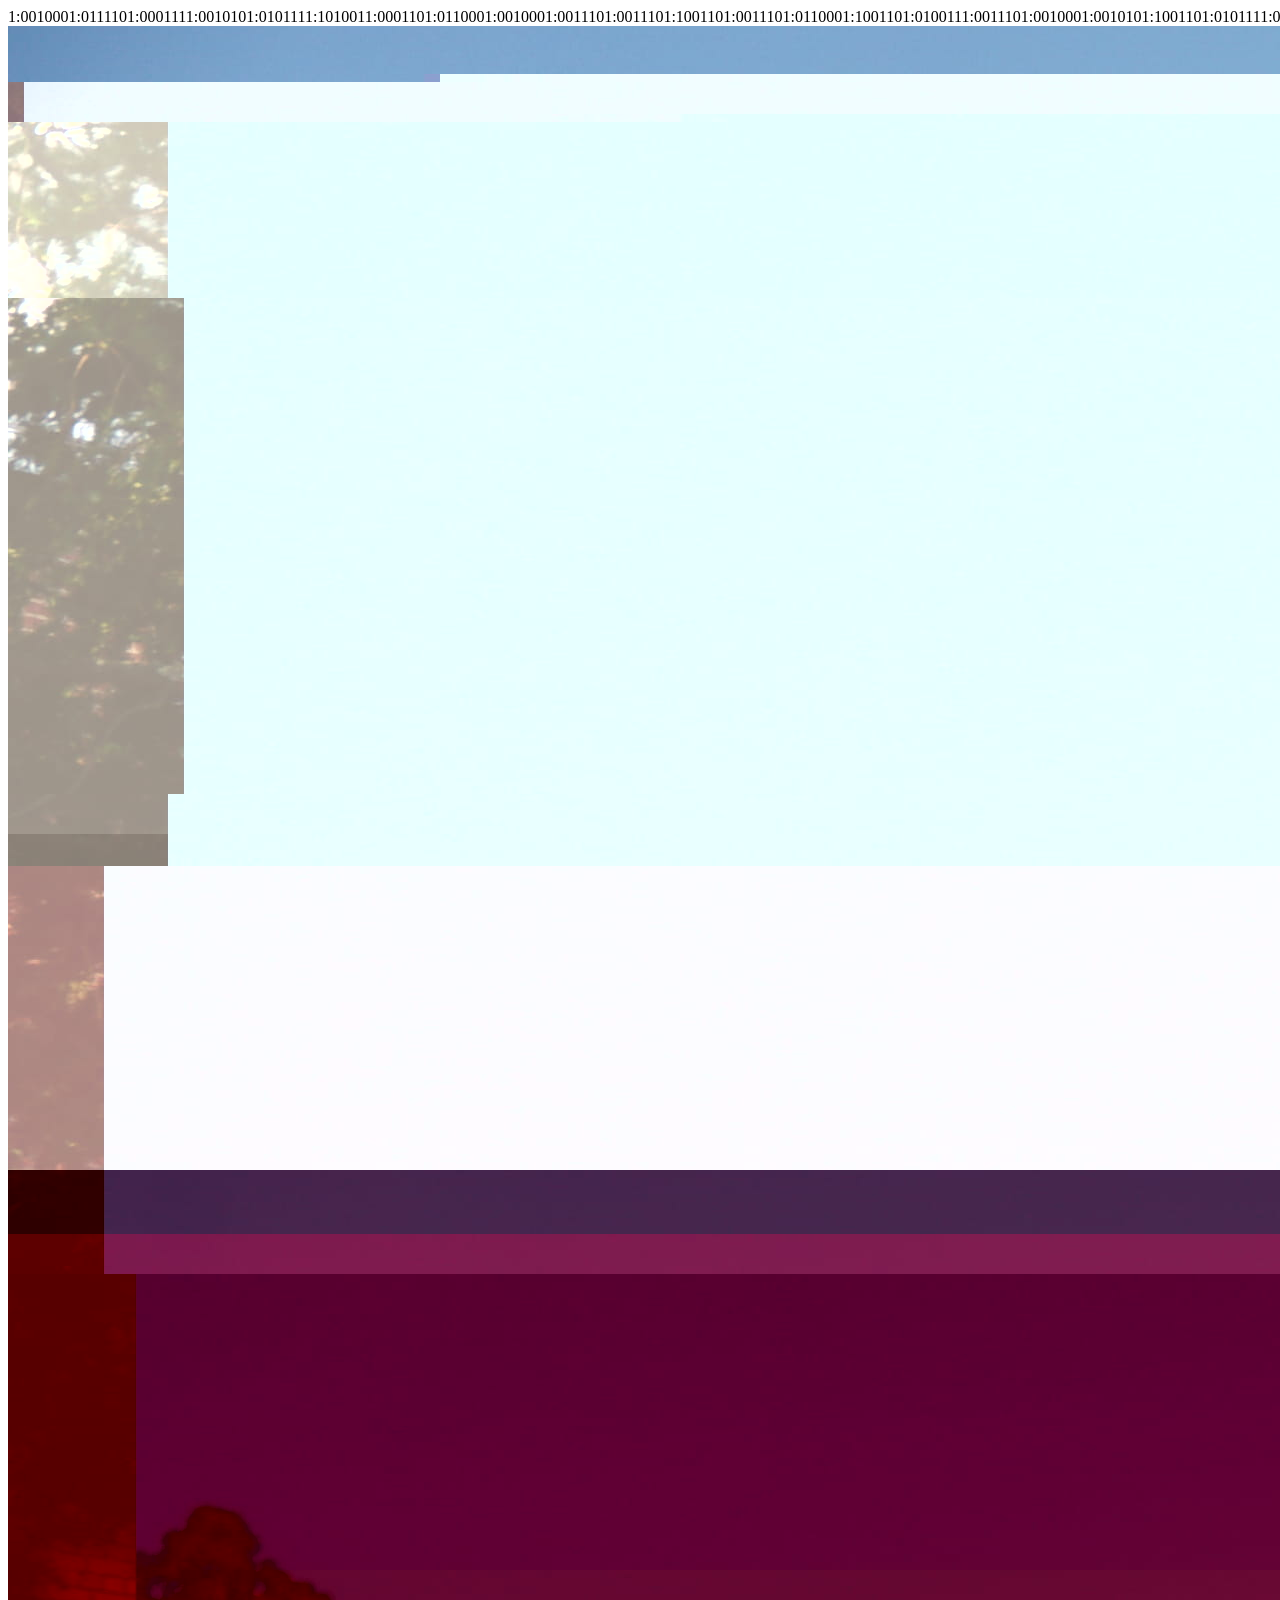
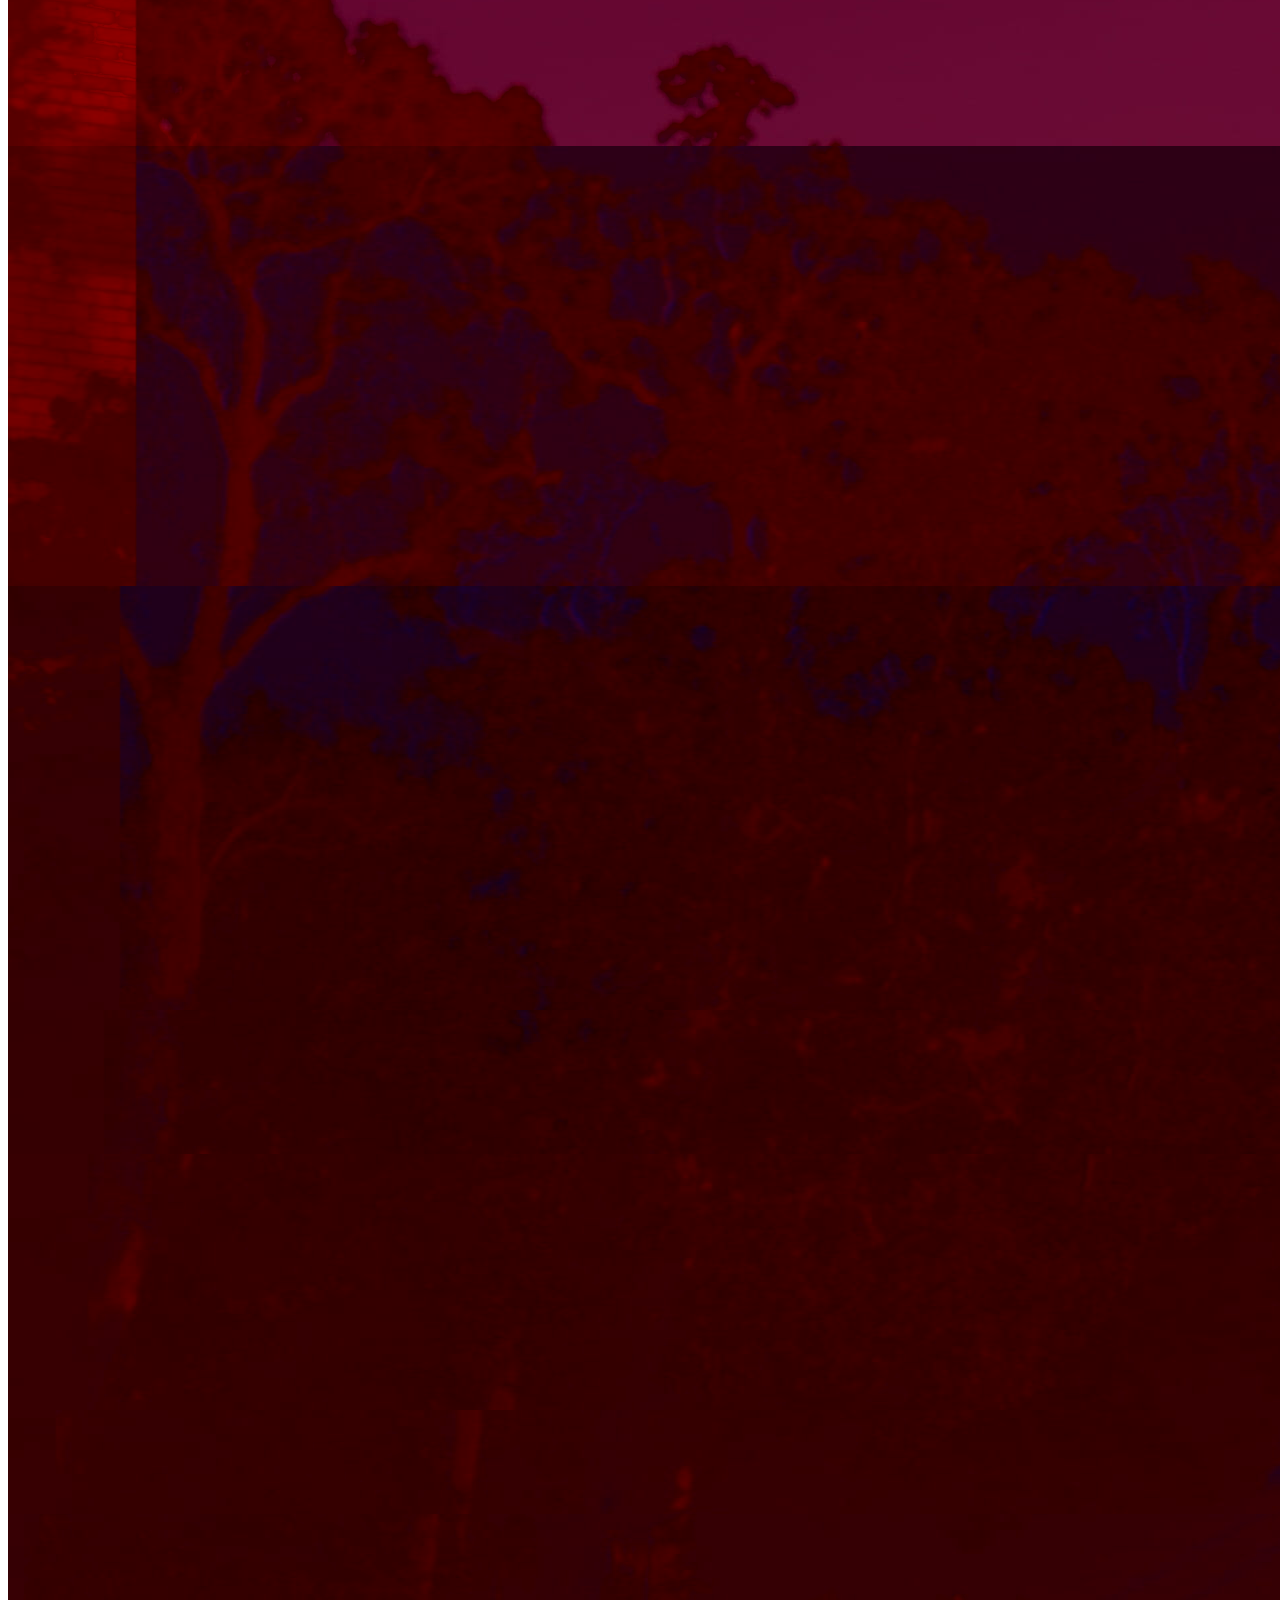
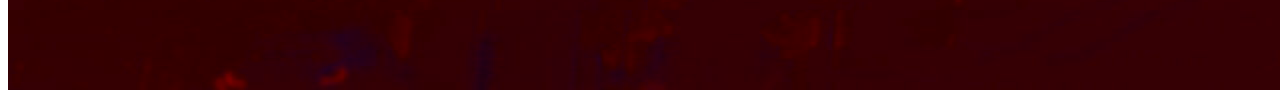
<file: 1956/DATAFILE.html>
1:0010001:0111101:0001111:0010101:0101111:1010011:0001101:0110001:0010001:0011101:0011101:1001101:0011101:0110001:1001101:0100111:0011101:0010001:0010101:1001101:0101111:0011101:0011001:0011011:0110011:100000
<html>
<img src="DATAFILE.JPG"></img>
  
</html>
</file>
<file: od-tokens.css>
/* Drew SGA design tokens. Generated by the OpenDesigner engine 1.0.0 from state.json;
   do not edit by hand. Source of truth: tokens/*.tokens.json (DTCG 2025.10) + opendesigner.resolver.json.
   Themes: prefers-color-scheme with a [data-theme] override. Density: [data-density]. Motion: prefers-reduced-motion
   with a [data-motion] override. Font sizes are rem so browser text zoom works (WCAG 1.4.4). */

:root {
  --ds-color-white: #ffffff;
  --ds-color-black: #000000;
  --ds-color-brand-seed: #1b3d2f;
  --ds-color-neutral-light-1: #fcfdfe;
  --ds-color-neutral-light-2: #f3f4f6;
  --ds-color-neutral-light-3: #eaebee;
  --ds-color-neutral-light-4: #e1e3e6;
  --ds-color-neutral-light-5: #d9dade;
  --ds-color-neutral-light-6: #d0d2d6;
  --ds-color-neutral-light-7: #c7cace;
  --ds-color-neutral-light-8: #84868b;
  --ds-color-neutral-light-9: #73757b;
  --ds-color-neutral-light-10: #626469;
  --ds-color-neutral-light-11: #55575c;
  --ds-color-neutral-light-12: #232427;
  --ds-color-neutral-dark-1: #151516;
  --ds-color-neutral-dark-2: #1c1d1e;
  --ds-color-neutral-dark-3: #242527;
  --ds-color-neutral-dark-4: #2c2e30;
  --ds-color-neutral-dark-5: #353639;
  --ds-color-neutral-dark-6: #3d3f42;
  --ds-color-neutral-dark-7: #46484c;
  --ds-color-neutral-dark-8: #7e8085;
  --ds-color-neutral-dark-9: #808288;
  --ds-color-neutral-dark-10: #93969b;
  --ds-color-neutral-dark-11: #a8abb0;
  --ds-color-neutral-dark-12: #e7e9ec;
  --ds-color-accent-light-1: #fbfdfc;
  --ds-color-accent-light-2: #f1f5f3;
  --ds-color-accent-light-3: #e5ede9;
  --ds-color-accent-light-4: #d9e6df;
  --ds-color-accent-light-5: #cdded6;
  --ds-color-accent-light-6: #c1d7cc;
  --ds-color-accent-light-7: #b5d0c3;
  --ds-color-accent-light-8: #6c8d7e;
  --ds-color-accent-light-9: #1b3d2f;
  --ds-color-accent-light-10: #043222;
  --ds-color-accent-light-11: #032a1c;
  --ds-color-accent-light-12: #0f1f18;
  --ds-color-accent-light-solid-pressed: #00271a;
  --ds-color-accent-dark-1: #161918;
  --ds-color-accent-dark-2: #1c211f;
  --ds-color-accent-dark-3: #212925;
  --ds-color-accent-dark-4: #26322c;
  --ds-color-accent-dark-5: #2a3b33;
  --ds-color-accent-dark-6: #2f443a;
  --ds-color-accent-dark-7: #324e42;
  --ds-color-accent-dark-8: #638a78;
  --ds-color-accent-dark-9: #608e79;
  --ds-color-accent-dark-10: #6d9b86;
  --ds-color-accent-dark-11: #8ab5a1;
  --ds-color-accent-dark-12: #cad9d2;
  --ds-color-accent-dark-solid-pressed: #77a590;
  --ds-color-success-light-1: #fafefb;
  --ds-color-success-light-2: #eff5f0;
  --ds-color-success-light-3: #e1efe3;
  --ds-color-success-light-4: #d3e8d6;
  --ds-color-success-light-5: #c4e2c9;
  --ds-color-success-light-6: #b6dbbc;
  --ds-color-success-light-7: #a7d4af;
  --ds-color-success-light-8: #599365;
  --ds-color-success-light-9: #318549;
  --ds-color-success-light-10: #297840;
  --ds-color-success-light-11: #1d6333;
  --ds-color-success-light-12: #1c3a23;
  --ds-color-success-light-solid-pressed: #1e7039;
  --ds-color-success-dark-1: #161916;
  --ds-color-success-dark-2: #1b211c;
  --ds-color-success-dark-3: #1f2a21;
  --ds-color-success-dark-4: #223326;
  --ds-color-success-dark-5: #263c2a;
  --ds-color-success-dark-6: #29462f;
  --ds-color-success-dark-7: #2a5033;
  --ds-color-success-dark-8: #578d63;
  --ds-color-success-dark-9: #519160;
  --ds-color-success-dark-10: #5e9e6c;
  --ds-color-success-dark-11: #7eba8a;
  --ds-color-success-dark-12: #c6dbc9;
  --ds-color-success-dark-solid-pressed: #68a876;
  --ds-color-warning-light-1: #fffcf9;
  --ds-color-warning-light-2: #f8f4ed;
  --ds-color-warning-light-3: #f3eadd;
  --ds-color-warning-light-4: #efe1cb;
  --ds-color-warning-light-5: #ebd8ba;
  --ds-color-warning-light-6: #e6cfa8;
  --ds-color-warning-light-7: #e2c697;
  --ds-color-warning-light-8: #a48042;
  --ds-color-warning-light-9: #e7b55b;
  --ds-color-warning-light-10: #d5a652;
  --ds-color-warning-light-11: #845d03;
  --ds-color-warning-light-12: #43310f;
  --ds-color-warning-light-solid-pressed: #ca9c47;
  --ds-color-warning-dark-1: #1a1814;
  --ds-color-warning-dark-2: #231f1a;
  --ds-color-warning-dark-3: #2e261b;
  --ds-color-warning-dark-4: #382e1c;
  --ds-color-warning-dark-5: #43351d;
  --ds-color-warning-dark-6: #4f3d1e;
  --ds-color-warning-dark-7: #5c441a;
  --ds-color-warning-dark-8: #9d7c42;
  --ds-color-warning-dark-9: #dfb772;
  --ds-color-warning-dark-10: #f0c781;
  --ds-color-warning-dark-11: #f8d191;
  --ds-color-warning-dark-12: #e9dcc6;
  --ds-color-warning-dark-solid-pressed: #fdd48e;
  --ds-color-danger-light-1: #fffcfc;
  --ds-color-danger-light-2: #fbf2f1;
  --ds-color-danger-light-3: #fbe7e5;
  --ds-color-danger-light-4: #fbdcd8;
  --ds-color-danger-light-5: #fad1cc;
  --ds-color-danger-light-6: #f9c6bf;
  --ds-color-danger-light-7: #f8bbb3;
  --ds-color-danger-light-8: #bc726a;
  --ds-color-danger-light-9: #b95850;
  --ds-color-danger-light-10: #a84e46;
  --ds-color-danger-light-11: #8d4039;
  --ds-color-danger-light-12: #4f2925;
  --ds-color-danger-light-solid-pressed: #9f463e;
  --ds-color-danger-dark-1: #1c1716;
  --ds-color-danger-dark-2: #261e1d;
  --ds-color-danger-dark-3: #332422;
  --ds-color-danger-dark-4: #402a27;
  --ds-color-danger-dark-5: #4d302c;
  --ds-color-danger-dark-6: #5b3632;
  --ds-color-danger-dark-7: #6b3b36;
  --ds-color-danger-dark-8: #b46f67;
  --ds-color-danger-dark-9: #bd6e65;
  --ds-color-danger-dark-10: #cc7b72;
  --ds-color-danger-dark-11: #e6988f;
  --ds-color-danger-dark-12: #edcfcb;
  --ds-color-danger-dark-solid-pressed: #d6847b;
  --ds-color-info-light-1: #fbfdff;
  --ds-color-info-light-2: #eef5fa;
  --ds-color-info-light-3: #dfedf8;
  --ds-color-info-light-4: #cfe6f7;
  --ds-color-info-light-5: #bfdff6;
  --ds-color-info-light-6: #aed7f5;
  --ds-color-info-light-7: #9ed0f3;
  --ds-color-info-light-8: #4a8cb8;
  --ds-color-info-light-9: #057cb6;
  --ds-color-info-light-10: #0070a5;
  --ds-color-info-light-11: #005c8a;
  --ds-color-info-light-12: #13374d;
  --ds-color-info-light-solid-pressed: #006799;
  --ds-color-info-dark-1: #15191c;
  --ds-color-info-dark-2: #1a2025;
  --ds-color-info-dark-3: #1d2932;
  --ds-color-info-dark-4: #1f313e;
  --ds-color-info-dark-5: #213a4c;
  --ds-color-info-dark-6: #224359;
  --ds-color-info-dark-7: #1f4c69;
  --ds-color-info-dark-8: #4a88b1;
  --ds-color-info-dark-9: #418bbb;
  --ds-color-info-dark-10: #4f98c9;
  --ds-color-info-dark-11: #70b3e1;
  --ds-color-info-dark-12: #c2d9ea;
  --ds-color-info-dark-solid-pressed: #59a2d3;
  --ds-color-neutral-alpha-light-2: rgb(5 26 68 / 0.048);
  --ds-color-neutral-alpha-light-3: rgb(2 14 50 / 0.083);
  --ds-color-neutral-alpha-light-4: rgb(1 18 43 / 0.118);
  --ds-color-neutral-alpha-light-5: rgb(2 8 35 / 0.15);
  --ds-color-neutral-alpha-light-6: rgb(1 12 33 / 0.185);
  --ds-color-neutral-alpha-light-7: rgb(0 14 32 / 0.22);
  --ds-color-neutral-alpha-light-8: rgb(0 4 15 / 0.483);
  --ds-color-neutral-alpha-light-9: rgb(0 4 15 / 0.55);
  --ds-color-neutral-alpha-light-10: rgb(0 3 11 / 0.616);
  --ds-color-neutral-alpha-light-11: rgb(0 3 11 / 0.667);
  --ds-color-neutral-alpha-light-12: rgb(0 1 5 / 0.863);
  --ds-color-neutral-alpha-dark-2: rgb(221 250 251 / 0.035);
  --ds-color-neutral-alpha-dark-3: rgb(226 240 255 / 0.073);
  --ds-color-neutral-alpha-dark-4: rgb(226 244 254 / 0.112);
  --ds-color-neutral-alpha-dark-5: rgb(233 240 254 / 0.151);
  --ds-color-neutral-alpha-dark-6: rgb(233 243 255 / 0.189);
  --ds-color-neutral-alpha-dark-7: rgb(232 241 255 / 0.232);
  --ds-color-neutral-alpha-dark-8: rgb(241 245 255 / 0.477);
  --ds-color-neutral-alpha-dark-9: rgb(239 243 255 / 0.49);
  --ds-color-neutral-alpha-dark-10: rgb(242 247 255 / 0.571);
  --ds-color-neutral-alpha-dark-11: rgb(243 248 255 / 0.661);
  --ds-color-neutral-alpha-dark-12: rgb(250 252 255 / 0.919);
  --ds-opacity-state-hover: 0.08;
  --ds-opacity-state-focus: 0.1;
  --ds-opacity-state-pressed: 0.1;
  --ds-opacity-state-drag: 0.16;
  --ds-opacity-disabled-container: 0.12;
  --ds-opacity-disabled-content: 0.38;
  --ds-font-size-13: 0.8125rem;
  --ds-font-size-16: 1rem;
  --ds-font-size-20: 1.25rem;
  --ds-font-size-25: 1.5625rem;
  --ds-font-size-31: 1.9375rem;
  --ds-font-size-39: 2.4375rem;
  --ds-font-size-input: 1rem;
  --ds-font-line-height-20: 20px;
  --ds-font-line-height-24: 24px;
  --ds-font-line-height-28: 28px;
  --ds-font-line-height-36: 36px;
  --ds-font-line-height-40: 40px;
  --ds-font-line-height-48: 48px;
  --ds-space-0: 0px;
  --ds-space-2: 2px;
  --ds-space-4: 4px;
  --ds-space-6: 6px;
  --ds-space-8: 8px;
  --ds-space-12: 12px;
  --ds-space-16: 16px;
  --ds-space-20: 20px;
  --ds-space-24: 24px;
  --ds-space-32: 32px;
  --ds-space-40: 40px;
  --ds-space-48: 48px;
  --ds-space-64: 64px;
  --ds-space-80: 80px;
  --ds-space-96: 96px;
  --ds-radius-0: 0px;
  --ds-radius-2: 2px;
  --ds-radius-4: 4px;
  --ds-radius-6: 6px;
  --ds-radius-8: 8px;
  --ds-radius-12: 12px;
  --ds-radius-16: 16px;
  --ds-radius-20: 20px;
  --ds-radius-24: 24px;
  --ds-radius-28: 28px;
  --ds-radius-32: 32px;
  --ds-radius-full: 9999px;
  --ds-border-width-1: 1px;
  --ds-border-width-2: 2px;
  --ds-border-width-4: 4px;
  --ds-motion-duration-instant: 0ms;
  --ds-motion-duration-micro: 100ms;
  --ds-motion-duration-short: 150ms;
  --ds-motion-duration-medium: 200ms;
  --ds-motion-duration-long: 250ms;
  --ds-motion-duration-extra: 660ms;
  --ds-motion-duration-medium-exit: 160ms;
  --ds-motion-duration-long-exit: 200ms;
  --ds-motion-duration-drawer: 500ms;
  --ds-motion-duration-modal: 250ms;
  --ds-motion-duration-reduced-fade: 200ms;
  --ds-motion-duration-reveal: 600ms;
  --ds-motion-duration-stagger: 50ms;
  --ds-motion-duration-toast: 400ms;
  --ds-motion-duration-tooltip: 125ms;
  --ds-motion-easing-standard: cubic-bezier(0.77, 0, 0.175, 1);
  --ds-motion-easing-enter: cubic-bezier(0.23, 1, 0.32, 1);
  --ds-motion-easing-exit: cubic-bezier(0.23, 1, 0.32, 1);
  --ds-motion-easing-linear: cubic-bezier(0, 0, 1, 1);
  --ds-motion-easing-drawer: cubic-bezier(0.32, 0.72, 0, 1);
  --ds-motion-easing-hover: cubic-bezier(0.25, 0.1, 0.25, 1);
  --ds-motion-easing-toast: cubic-bezier(0.25, 0.1, 0.25, 1);
  --ds-motion-spring-spatial-fast-duration: 410ms;
  --ds-motion-spring-spatial-fast-easing: linear(0, 0.057, 0.179, 0.319, 0.453, 0.571, 0.669, 0.748, 0.811, 0.859, 0.895, 0.923, 0.944, 0.959, 0.97, 0.979, 0.985, 0.989, 0.992, 0.994, 0.996, 0.997, 0.998, 0.999, 1);
  --ds-motion-spring-spatial-fast-delay: 0ms;
  --ds-motion-spring-spatial-default-duration: 590ms;
  --ds-motion-spring-spatial-default-easing: linear(0, 0.057, 0.179, 0.319, 0.453, 0.571, 0.669, 0.748, 0.811, 0.859, 0.895, 0.923, 0.944, 0.959, 0.97, 0.979, 0.985, 0.989, 0.992, 0.994, 0.996, 0.997, 0.998, 0.999, 1);
  --ds-motion-spring-spatial-default-delay: 0ms;
  --ds-motion-spring-spatial-slow-duration: 870ms;
  --ds-motion-spring-spatial-slow-easing: linear(0, 0.057, 0.179, 0.319, 0.453, 0.571, 0.669, 0.748, 0.811, 0.859, 0.895, 0.923, 0.944, 0.959, 0.97, 0.979, 0.985, 0.989, 0.992, 0.994, 0.996, 0.997, 0.998, 0.999, 1);
  --ds-motion-spring-spatial-slow-delay: 0ms;
  --ds-motion-spring-effects-fast-duration: 150ms;
  --ds-motion-spring-effects-fast-easing: linear(0, 0.057, 0.179, 0.319, 0.453, 0.571, 0.669, 0.748, 0.811, 0.859, 0.895, 0.923, 0.944, 0.959, 0.97, 0.979, 0.985, 0.989, 0.992, 0.994, 0.996, 0.997, 0.998, 0.999, 1);
  --ds-motion-spring-effects-fast-delay: 0ms;
  --ds-motion-spring-effects-default-duration: 230ms;
  --ds-motion-spring-effects-default-easing: linear(0, 0.057, 0.179, 0.319, 0.453, 0.571, 0.669, 0.748, 0.811, 0.859, 0.895, 0.923, 0.944, 0.959, 0.97, 0.979, 0.985, 0.989, 0.992, 0.994, 0.996, 0.997, 0.998, 0.999, 1);
  --ds-motion-spring-effects-default-delay: 0ms;
  --ds-motion-spring-effects-slow-duration: 330ms;
  --ds-motion-spring-effects-slow-easing: linear(0, 0.057, 0.179, 0.319, 0.453, 0.571, 0.669, 0.748, 0.811, 0.859, 0.895, 0.923, 0.944, 0.959, 0.97, 0.979, 0.985, 0.989, 0.992, 0.994, 0.996, 0.997, 0.998, 0.999, 1);
  --ds-motion-spring-effects-slow-delay: 0ms;
  --ds-motion-spring-momentum-duration: 550ms;
  --ds-motion-spring-momentum-easing: linear(0, 0.053, 0.176, 0.324, 0.474, 0.609, 0.723, 0.815, 0.884, 0.934, 0.969, 0.991, 1.005, 1.012, 1.015, 1.015, 1.014, 1.012, 1.009, 1.007, 1.005, 1.004, 1.002, 1.001, 1);
  --ds-motion-spring-momentum-delay: 0ms;
  --ds-motion-spring-rotation-duration: 550ms;
  --ds-motion-spring-rotation-easing: linear(0, 0.053, 0.176, 0.324, 0.474, 0.609, 0.723, 0.815, 0.884, 0.934, 0.969, 0.991, 1.005, 1.012, 1.015, 1.015, 1.014, 1.012, 1.009, 1.007, 1.005, 1.004, 1.002, 1.001, 1);
  --ds-motion-spring-rotation-delay: 0ms;
  --ds-motion-spring-sheet-duration: 410ms;
  --ds-motion-spring-sheet-easing: linear(0, 0.053, 0.176, 0.324, 0.474, 0.609, 0.723, 0.815, 0.884, 0.934, 0.969, 0.991, 1.005, 1.012, 1.015, 1.015, 1.014, 1.012, 1.009, 1.007, 1.005, 1.004, 1.002, 1.001, 1);
  --ds-motion-spring-sheet-delay: 0ms;
  --ds-font-family-text: "IBM Plex Sans", system-ui, -apple-system, "Segoe UI", Roboto, "Helvetica Neue", Arial, sans-serif;
  --ds-font-family-display: "IBM Plex Serif", "IBM Plex Sans", system-ui, -apple-system, "Segoe UI", Roboto, "Helvetica Neue", Arial, sans-serif;
  --ds-font-family-mono: ui-monospace, ui-monospace, "SF Mono", Menlo, Consolas, "Liberation Mono", monospace;
  --ds-font-weight-body: 400;
  --ds-font-weight-label: 500;
  --ds-font-weight-heading: 650;
  --ds-text-body-sm-size: var(--ds-font-size-13);
  --ds-text-body-sm-line-height: 1.5385;
  --ds-text-body-sm-weight: var(--ds-font-weight-body);
  --ds-text-body-sm-tracking: 0em;
  --ds-text-body-sm-family: var(--ds-font-family-text);
  --ds-text-body-sm: var(--ds-font-weight-body) var(--ds-font-size-13)/calc(1.5385 * var(--ds-script-line-height-scale, 1)) var(--ds-font-family-text);
  --ds-text-body-md-size: var(--ds-font-size-16);
  --ds-text-body-md-line-height: 1.5;
  --ds-text-body-md-weight: var(--ds-font-weight-body);
  --ds-text-body-md-tracking: 0em;
  --ds-text-body-md-family: var(--ds-font-family-text);
  --ds-text-body-md: var(--ds-font-weight-body) var(--ds-font-size-16)/calc(1.5 * var(--ds-script-line-height-scale, 1)) var(--ds-font-family-text);
  --ds-text-body-lg-size: var(--ds-font-size-20);
  --ds-text-body-lg-line-height: 1.4;
  --ds-text-body-lg-weight: var(--ds-font-weight-body);
  --ds-text-body-lg-tracking: 0em;
  --ds-text-body-lg-family: var(--ds-font-family-text);
  --ds-text-body-lg: var(--ds-font-weight-body) var(--ds-font-size-20)/calc(1.4 * var(--ds-script-line-height-scale, 1)) var(--ds-font-family-text);
  --ds-text-label-sm-size: var(--ds-font-size-13);
  --ds-text-label-sm-line-height: 1.5385;
  --ds-text-label-sm-weight: var(--ds-font-weight-label);
  --ds-text-label-sm-tracking: 0.05em;
  --ds-text-label-sm-family: var(--ds-font-family-text);
  --ds-text-label-sm: var(--ds-font-weight-label) var(--ds-font-size-13)/calc(1.5385 * var(--ds-script-line-height-scale, 1)) var(--ds-font-family-text);
  --ds-text-label-md-size: var(--ds-font-size-13);
  --ds-text-label-md-line-height: 1.5385;
  --ds-text-label-md-weight: var(--ds-font-weight-label);
  --ds-text-label-md-tracking: 0em;
  --ds-text-label-md-family: var(--ds-font-family-text);
  --ds-text-label-md: var(--ds-font-weight-label) var(--ds-font-size-13)/calc(1.5385 * var(--ds-script-line-height-scale, 1)) var(--ds-font-family-text);
  --ds-text-label-lg-size: var(--ds-font-size-16);
  --ds-text-label-lg-line-height: 1.5;
  --ds-text-label-lg-weight: var(--ds-font-weight-label);
  --ds-text-label-lg-tracking: 0em;
  --ds-text-label-lg-family: var(--ds-font-family-text);
  --ds-text-label-lg: var(--ds-font-weight-label) var(--ds-font-size-16)/calc(1.5 * var(--ds-script-line-height-scale, 1)) var(--ds-font-family-text);
  --ds-text-code-sm-size: var(--ds-font-size-13);
  --ds-text-code-sm-line-height: 1.5385;
  --ds-text-code-sm-weight: var(--ds-font-weight-body);
  --ds-text-code-sm-tracking: 0em;
  --ds-text-code-sm-family: var(--ds-font-family-mono);
  --ds-text-code-sm: var(--ds-font-weight-body) var(--ds-font-size-13)/calc(1.5385 * var(--ds-script-line-height-scale, 1)) var(--ds-font-family-mono);
  --ds-text-code-md-size: var(--ds-font-size-16);
  --ds-text-code-md-line-height: 1.5;
  --ds-text-code-md-weight: var(--ds-font-weight-body);
  --ds-text-code-md-tracking: 0em;
  --ds-text-code-md-family: var(--ds-font-family-mono);
  --ds-text-code-md: var(--ds-font-weight-body) var(--ds-font-size-16)/calc(1.5 * var(--ds-script-line-height-scale, 1)) var(--ds-font-family-mono);
  --ds-text-title-sm-size: var(--ds-font-size-16);
  --ds-text-title-sm-line-height: 1.5;
  --ds-text-title-sm-weight: var(--ds-font-weight-heading);
  --ds-text-title-sm-tracking: 0em;
  --ds-text-title-sm-family: var(--ds-font-family-text);
  --ds-text-title-sm: var(--ds-font-weight-heading) var(--ds-font-size-16)/calc(1.5 * var(--ds-script-line-height-scale, 1)) var(--ds-font-family-text);
  --ds-text-title-md-size: var(--ds-font-size-20);
  --ds-text-title-md-line-height: 1.4;
  --ds-text-title-md-weight: var(--ds-font-weight-heading);
  --ds-text-title-md-tracking: 0em;
  --ds-text-title-md-family: var(--ds-font-family-text);
  --ds-text-title-md: var(--ds-font-weight-heading) var(--ds-font-size-20)/calc(1.4 * var(--ds-script-line-height-scale, 1)) var(--ds-font-family-text);
  --ds-text-title-lg-size: var(--ds-font-size-25);
  --ds-text-title-lg-line-height: 1.44;
  --ds-text-title-lg-weight: var(--ds-font-weight-heading);
  --ds-text-title-lg-tracking: 0em;
  --ds-text-title-lg-family: var(--ds-font-family-text);
  --ds-text-title-lg: var(--ds-font-weight-heading) var(--ds-font-size-25)/calc(1.44 * var(--ds-script-line-height-scale, 1)) var(--ds-font-family-text);
  --ds-text-headline-sm-size: var(--ds-font-size-31);
  --ds-text-headline-sm-line-height: 1.2903;
  --ds-text-headline-sm-weight: var(--ds-font-weight-heading);
  --ds-text-headline-sm-tracking: 0em;
  --ds-text-headline-sm-family: var(--ds-font-family-display);
  --ds-text-headline-sm: var(--ds-font-weight-heading) var(--ds-font-size-31)/calc(1.2903 * var(--ds-script-line-height-scale, 1)) var(--ds-font-family-display);
  --ds-text-headline-md-size: var(--ds-font-size-39);
  --ds-text-headline-md-line-height: 1.2308;
  --ds-text-headline-md-weight: var(--ds-font-weight-heading);
  --ds-text-headline-md-tracking: -0.01em;
  --ds-text-headline-md-family: var(--ds-font-family-display);
  --ds-text-headline-md: var(--ds-font-weight-heading) var(--ds-font-size-39)/calc(1.2308 * var(--ds-script-line-height-scale, 1)) var(--ds-font-family-display);
  --ds-text-numeric-md-size: var(--ds-font-size-16);
  --ds-text-numeric-md-line-height: 1.5;
  --ds-text-numeric-md-weight: var(--ds-font-weight-body);
  --ds-text-numeric-md-tracking: 0em;
  --ds-text-numeric-md-family: var(--ds-font-family-text);
  --ds-text-numeric-md: var(--ds-font-weight-body) var(--ds-font-size-16)/calc(1.5 * var(--ds-script-line-height-scale, 1)) var(--ds-font-family-text);
  --ds-text-numeric-lg-size: var(--ds-font-size-25);
  --ds-text-numeric-lg-line-height: 1.44;
  --ds-text-numeric-lg-weight: var(--ds-font-weight-heading);
  --ds-text-numeric-lg-tracking: 0em;
  --ds-text-numeric-lg-family: var(--ds-font-family-text);
  --ds-text-numeric-lg: var(--ds-font-weight-heading) var(--ds-font-size-25)/calc(1.44 * var(--ds-script-line-height-scale, 1)) var(--ds-font-family-text);
  --ds-space-target-gap: 12px;
  --ds-size-icon-sm: 16px;
  --ds-size-icon-md: 20px;
  --ds-size-icon-lg: 24px;
  --ds-size-icon-default: var(--ds-size-icon-md);
  --ds-size-target-pointer: 24px;
  --ds-size-target-touch: 44px;
  --ds-size-target-min: 44px;
  --ds-icon-stroke-sm: 1.5px;
  --ds-icon-stroke-md: 2px;
  --ds-icon-stroke-lg: 2.5px;
  --ds-radius-detail: var(--ds-radius-2);
  --ds-radius-control: var(--ds-radius-4);
  --ds-radius-control-sm: var(--ds-radius-2);
  --ds-radius-container: var(--ds-radius-8);
  --ds-radius-overlay: var(--ds-radius-12);
  --ds-radius-person: var(--ds-radius-full);
  --ds-radius-nested: 2px;
  --ds-radius-focus: 6px;
  --ds-border-width-default: var(--ds-border-width-1);
  --ds-border-width-selected: var(--ds-border-width-2);
  --ds-border-width-emphasis: var(--ds-border-width-4);
  --ds-focus-ring-width: 2px;
  --ds-focus-ring-offset: 2px;
  --ds-elevation-raised: 0px 0px 0px 1px var(--ds-color-shadow-ring), 0px 1px 2px 0px var(--ds-color-shadow-key);
  --ds-elevation-floating: 0px 0px 0px 1px var(--ds-color-shadow-ring), 0px 1px 2px 0px var(--ds-color-shadow-key), 0px 4px 12px 0px var(--ds-color-shadow-ambient);
  --ds-elevation-overlay: 0px 0px 0px 1px var(--ds-color-shadow-ring), 0px 1px 2px 0px var(--ds-color-shadow-key), 0px 12px 32px 0px var(--ds-color-shadow-ambient);
  --ds-component-toast-duration: 4000ms;
  --ds-component-toast-gap: 14px;
  --ds-component-toast-offset-desktop: 32px;
  --ds-component-toast-offset-mobile: 16px;
  --ds-component-toast-visible: 3;
  --ds-motion-blur-crossfade: 2px;
  --ds-motion-gesture-deceleration-rate: 0.998;
  --ds-motion-gesture-direction-threshold: 10px;
  --ds-motion-gesture-dismiss-velocity: 0.11;
  --ds-motion-gesture-drag-lock-after-scroll: 100ms;
  --ds-motion-gesture-rubberband-constant: 0.55;
  --ds-motion-scale-enter: 0.95;
  --ds-motion-scale-enter-modal: 0.96;
  --ds-motion-scale-enter-tooltip: 0.97;
  --ds-motion-scale-press: 0.97;
}

:root, [data-theme="light"] {
  color-scheme: light;
  --ds-color-surface-sunken: var(--ds-color-neutral-light-2);
  --ds-color-surface-base: var(--ds-color-neutral-light-1);
  --ds-color-surface-raised: var(--ds-color-white);
  --ds-color-surface-overlay: var(--ds-color-white);
  --ds-color-surface-nav: var(--ds-color-neutral-light-1);
  --ds-color-text-primary: var(--ds-color-neutral-light-12);
  --ds-color-text-secondary: var(--ds-color-neutral-light-11);
  --ds-color-text-tertiary: var(--ds-color-neutral-light-10);
  --ds-color-text-disabled: var(--ds-color-neutral-light-8);
  --ds-color-text-inverse: var(--ds-color-white);
  --ds-color-text-link: var(--ds-color-accent-light-11);
  --ds-color-text-accent: var(--ds-color-accent-light-11);
  --ds-color-text-on-accent: var(--ds-color-white);
  --ds-color-text-on-action: var(--ds-color-white);
  --ds-color-text-on-brand: var(--ds-color-white);
  --ds-color-text-success: var(--ds-color-success-light-11);
  --ds-color-text-on-success: var(--ds-color-white);
  --ds-color-text-warning: var(--ds-color-warning-light-11);
  --ds-color-text-on-warning: var(--ds-color-neutral-light-12);
  --ds-color-text-danger: var(--ds-color-danger-light-11);
  --ds-color-text-on-danger: var(--ds-color-white);
  --ds-color-text-info: var(--ds-color-info-light-11);
  --ds-color-text-on-info: var(--ds-color-white);
  --ds-color-bg-neutral-subtle: var(--ds-color-neutral-light-3);
  --ds-color-bg-neutral-subtle-hover: var(--ds-color-neutral-light-4);
  --ds-color-bg-neutral-subtle-pressed: var(--ds-color-neutral-light-5);
  --ds-color-bg-accent-subtle: var(--ds-color-accent-light-3);
  --ds-color-bg-accent-subtle-hover: var(--ds-color-accent-light-4);
  --ds-color-bg-accent-subtle-pressed: var(--ds-color-accent-light-5);
  --ds-color-bg-accent-bold: var(--ds-color-accent-light-9);
  --ds-color-bg-accent-bold-hover: var(--ds-color-accent-light-10);
  --ds-color-bg-accent-bold-pressed: var(--ds-color-accent-light-solid-pressed);
  --ds-color-bg-disabled: var(--ds-color-neutral-light-3);
  --ds-color-bg-inverse: var(--ds-color-neutral-light-12);
  --ds-color-bg-field: var(--ds-color-white);
  --ds-color-bg-action-primary: var(--ds-color-accent-light-9);
  --ds-color-bg-action-primary-hover: var(--ds-color-accent-light-10);
  --ds-color-bg-action-primary-pressed: var(--ds-color-accent-light-solid-pressed);
  --ds-color-bg-brand: var(--ds-color-accent-light-9);
  --ds-color-bg-success-subtle: var(--ds-color-success-light-3);
  --ds-color-bg-success-bold: var(--ds-color-success-light-9);
  --ds-color-bg-success-bold-hover: var(--ds-color-success-light-10);
  --ds-color-bg-success-bold-pressed: var(--ds-color-success-light-solid-pressed);
  --ds-color-bg-warning-subtle: var(--ds-color-warning-light-3);
  --ds-color-bg-warning-bold: var(--ds-color-warning-light-9);
  --ds-color-bg-warning-bold-hover: var(--ds-color-warning-light-10);
  --ds-color-bg-warning-bold-pressed: var(--ds-color-warning-light-solid-pressed);
  --ds-color-bg-danger-subtle: var(--ds-color-danger-light-3);
  --ds-color-bg-danger-bold: var(--ds-color-danger-light-9);
  --ds-color-bg-danger-bold-hover: var(--ds-color-danger-light-10);
  --ds-color-bg-danger-bold-pressed: var(--ds-color-danger-light-solid-pressed);
  --ds-color-bg-info-subtle: var(--ds-color-info-light-3);
  --ds-color-bg-info-bold: var(--ds-color-info-light-9);
  --ds-color-bg-info-bold-hover: var(--ds-color-info-light-10);
  --ds-color-bg-info-bold-pressed: var(--ds-color-info-light-solid-pressed);
  --ds-color-border-subtle: var(--ds-color-neutral-light-6);
  --ds-color-border-default: var(--ds-color-neutral-light-7);
  --ds-color-border-strong: var(--ds-color-neutral-light-8);
  --ds-color-border-input: var(--ds-color-neutral-light-8);
  --ds-color-border-focus: var(--ds-color-accent-light-9);
  --ds-color-border-accent: var(--ds-color-accent-light-8);
  --ds-color-border-separator: var(--ds-color-neutral-light-4);
  --ds-color-border-success: var(--ds-color-success-light-8);
  --ds-color-border-warning: var(--ds-color-warning-light-8);
  --ds-color-border-danger: var(--ds-color-danger-light-8);
  --ds-color-border-info: var(--ds-color-info-light-8);
  --ds-color-icon-default: var(--ds-color-neutral-light-11);
  --ds-color-icon-subtle: var(--ds-color-neutral-light-10);
  --ds-color-icon-accent: var(--ds-color-accent-light-11);
  --ds-color-icon-on-accent: var(--ds-color-white);
  --ds-color-overlay-scrim: rgb(35 36 39 / 0.45);
  --ds-color-shadow-key: rgb(35 36 39 / 0.107);
  --ds-color-shadow-ambient: rgb(35 36 39 / 0.091);
  --ds-color-shadow-ring: rgb(35 36 39 / 0.1);
}

[data-theme="dark"] {
  color-scheme: dark;
  --ds-color-surface-sunken: var(--ds-color-neutral-dark-1);
  --ds-color-surface-base: var(--ds-color-neutral-dark-2);
  --ds-color-surface-raised: var(--ds-color-neutral-dark-3);
  --ds-color-surface-overlay: var(--ds-color-neutral-dark-4);
  --ds-color-surface-nav: var(--ds-color-neutral-dark-2);
  --ds-color-text-primary: var(--ds-color-neutral-dark-12);
  --ds-color-text-secondary: var(--ds-color-neutral-dark-11);
  --ds-color-text-tertiary: var(--ds-color-neutral-dark-10);
  --ds-color-text-disabled: var(--ds-color-neutral-dark-8);
  --ds-color-text-inverse: var(--ds-color-neutral-dark-1);
  --ds-color-text-link: var(--ds-color-accent-dark-11);
  --ds-color-text-accent: var(--ds-color-accent-dark-11);
  --ds-color-text-on-accent: var(--ds-color-neutral-dark-1);
  --ds-color-text-on-action: var(--ds-color-neutral-dark-1);
  --ds-color-text-on-brand: var(--ds-color-neutral-dark-1);
  --ds-color-text-success: var(--ds-color-success-dark-11);
  --ds-color-text-on-success: var(--ds-color-neutral-dark-1);
  --ds-color-text-warning: var(--ds-color-warning-dark-11);
  --ds-color-text-on-warning: var(--ds-color-neutral-dark-1);
  --ds-color-text-danger: var(--ds-color-danger-dark-11);
  --ds-color-text-on-danger: var(--ds-color-neutral-dark-1);
  --ds-color-text-info: var(--ds-color-info-dark-11);
  --ds-color-text-on-info: var(--ds-color-neutral-dark-1);
  --ds-color-bg-neutral-subtle: var(--ds-color-neutral-dark-5);
  --ds-color-bg-neutral-subtle-hover: var(--ds-color-neutral-dark-6);
  --ds-color-bg-neutral-subtle-pressed: var(--ds-color-neutral-dark-7);
  --ds-color-bg-accent-subtle: var(--ds-color-accent-dark-3);
  --ds-color-bg-accent-subtle-hover: var(--ds-color-accent-dark-4);
  --ds-color-bg-accent-subtle-pressed: var(--ds-color-accent-dark-5);
  --ds-color-bg-accent-bold: var(--ds-color-accent-dark-9);
  --ds-color-bg-accent-bold-hover: var(--ds-color-accent-dark-10);
  --ds-color-bg-accent-bold-pressed: var(--ds-color-accent-dark-solid-pressed);
  --ds-color-bg-disabled: var(--ds-color-neutral-dark-4);
  --ds-color-bg-inverse: var(--ds-color-neutral-dark-12);
  --ds-color-bg-field: var(--ds-color-neutral-dark-3);
  --ds-color-bg-action-primary: var(--ds-color-accent-dark-9);
  --ds-color-bg-action-primary-hover: var(--ds-color-accent-dark-10);
  --ds-color-bg-action-primary-pressed: var(--ds-color-accent-dark-solid-pressed);
  --ds-color-bg-brand: var(--ds-color-accent-dark-9);
  --ds-color-bg-success-subtle: var(--ds-color-success-dark-3);
  --ds-color-bg-success-bold: var(--ds-color-success-dark-9);
  --ds-color-bg-success-bold-hover: var(--ds-color-success-dark-10);
  --ds-color-bg-success-bold-pressed: var(--ds-color-success-dark-solid-pressed);
  --ds-color-bg-warning-subtle: var(--ds-color-warning-dark-3);
  --ds-color-bg-warning-bold: var(--ds-color-warning-dark-9);
  --ds-color-bg-warning-bold-hover: var(--ds-color-warning-dark-10);
  --ds-color-bg-warning-bold-pressed: var(--ds-color-warning-dark-solid-pressed);
  --ds-color-bg-danger-subtle: var(--ds-color-danger-dark-3);
  --ds-color-bg-danger-bold: var(--ds-color-danger-dark-9);
  --ds-color-bg-danger-bold-hover: var(--ds-color-danger-dark-10);
  --ds-color-bg-danger-bold-pressed: var(--ds-color-danger-dark-solid-pressed);
  --ds-color-bg-info-subtle: var(--ds-color-info-dark-3);
  --ds-color-bg-info-bold: var(--ds-color-info-dark-9);
  --ds-color-bg-info-bold-hover: var(--ds-color-info-dark-10);
  --ds-color-bg-info-bold-pressed: var(--ds-color-info-dark-solid-pressed);
  --ds-color-border-subtle: var(--ds-color-neutral-dark-6);
  --ds-color-border-default: var(--ds-color-neutral-dark-7);
  --ds-color-border-strong: var(--ds-color-neutral-dark-8);
  --ds-color-border-input: var(--ds-color-neutral-dark-8);
  --ds-color-border-focus: var(--ds-color-accent-dark-11);
  --ds-color-border-accent: var(--ds-color-accent-dark-8);
  --ds-color-border-separator: var(--ds-color-neutral-dark-5);
  --ds-color-border-success: var(--ds-color-success-dark-8);
  --ds-color-border-warning: var(--ds-color-warning-dark-8);
  --ds-color-border-danger: var(--ds-color-danger-dark-8);
  --ds-color-border-info: var(--ds-color-info-dark-8);
  --ds-color-icon-default: var(--ds-color-neutral-dark-11);
  --ds-color-icon-subtle: var(--ds-color-neutral-dark-10);
  --ds-color-icon-accent: var(--ds-color-accent-dark-11);
  --ds-color-icon-on-accent: var(--ds-color-neutral-dark-1);
  --ds-color-overlay-scrim: rgb(0 0 0 / 0.6);
  --ds-color-shadow-key: rgb(0 0 0 / 0.214);
  --ds-color-shadow-ambient: rgb(0 0 0 / 0.182);
  --ds-color-shadow-ring: rgb(231 233 236 / 0.12);
}

@media (prefers-color-scheme: dark) {
  :root:not([data-theme="light"]) {
    color-scheme: dark;
    --ds-color-surface-sunken: var(--ds-color-neutral-dark-1);
    --ds-color-surface-base: var(--ds-color-neutral-dark-2);
    --ds-color-surface-raised: var(--ds-color-neutral-dark-3);
    --ds-color-surface-overlay: var(--ds-color-neutral-dark-4);
    --ds-color-surface-nav: var(--ds-color-neutral-dark-2);
    --ds-color-text-primary: var(--ds-color-neutral-dark-12);
    --ds-color-text-secondary: var(--ds-color-neutral-dark-11);
    --ds-color-text-tertiary: var(--ds-color-neutral-dark-10);
    --ds-color-text-disabled: var(--ds-color-neutral-dark-8);
    --ds-color-text-inverse: var(--ds-color-neutral-dark-1);
    --ds-color-text-link: var(--ds-color-accent-dark-11);
    --ds-color-text-accent: var(--ds-color-accent-dark-11);
    --ds-color-text-on-accent: var(--ds-color-neutral-dark-1);
    --ds-color-text-on-action: var(--ds-color-neutral-dark-1);
    --ds-color-text-on-brand: var(--ds-color-neutral-dark-1);
    --ds-color-text-success: var(--ds-color-success-dark-11);
    --ds-color-text-on-success: var(--ds-color-neutral-dark-1);
    --ds-color-text-warning: var(--ds-color-warning-dark-11);
    --ds-color-text-on-warning: var(--ds-color-neutral-dark-1);
    --ds-color-text-danger: var(--ds-color-danger-dark-11);
    --ds-color-text-on-danger: var(--ds-color-neutral-dark-1);
    --ds-color-text-info: var(--ds-color-info-dark-11);
    --ds-color-text-on-info: var(--ds-color-neutral-dark-1);
    --ds-color-bg-neutral-subtle: var(--ds-color-neutral-dark-5);
    --ds-color-bg-neutral-subtle-hover: var(--ds-color-neutral-dark-6);
    --ds-color-bg-neutral-subtle-pressed: var(--ds-color-neutral-dark-7);
    --ds-color-bg-accent-subtle: var(--ds-color-accent-dark-3);
    --ds-color-bg-accent-subtle-hover: var(--ds-color-accent-dark-4);
    --ds-color-bg-accent-subtle-pressed: var(--ds-color-accent-dark-5);
    --ds-color-bg-accent-bold: var(--ds-color-accent-dark-9);
    --ds-color-bg-accent-bold-hover: var(--ds-color-accent-dark-10);
    --ds-color-bg-accent-bold-pressed: var(--ds-color-accent-dark-solid-pressed);
    --ds-color-bg-disabled: var(--ds-color-neutral-dark-4);
    --ds-color-bg-inverse: var(--ds-color-neutral-dark-12);
    --ds-color-bg-field: var(--ds-color-neutral-dark-3);
    --ds-color-bg-action-primary: var(--ds-color-accent-dark-9);
    --ds-color-bg-action-primary-hover: var(--ds-color-accent-dark-10);
    --ds-color-bg-action-primary-pressed: var(--ds-color-accent-dark-solid-pressed);
    --ds-color-bg-brand: var(--ds-color-accent-dark-9);
    --ds-color-bg-success-subtle: var(--ds-color-success-dark-3);
    --ds-color-bg-success-bold: var(--ds-color-success-dark-9);
    --ds-color-bg-success-bold-hover: var(--ds-color-success-dark-10);
    --ds-color-bg-success-bold-pressed: var(--ds-color-success-dark-solid-pressed);
    --ds-color-bg-warning-subtle: var(--ds-color-warning-dark-3);
    --ds-color-bg-warning-bold: var(--ds-color-warning-dark-9);
    --ds-color-bg-warning-bold-hover: var(--ds-color-warning-dark-10);
    --ds-color-bg-warning-bold-pressed: var(--ds-color-warning-dark-solid-pressed);
    --ds-color-bg-danger-subtle: var(--ds-color-danger-dark-3);
    --ds-color-bg-danger-bold: var(--ds-color-danger-dark-9);
    --ds-color-bg-danger-bold-hover: var(--ds-color-danger-dark-10);
    --ds-color-bg-danger-bold-pressed: var(--ds-color-danger-dark-solid-pressed);
    --ds-color-bg-info-subtle: var(--ds-color-info-dark-3);
    --ds-color-bg-info-bold: var(--ds-color-info-dark-9);
    --ds-color-bg-info-bold-hover: var(--ds-color-info-dark-10);
    --ds-color-bg-info-bold-pressed: var(--ds-color-info-dark-solid-pressed);
    --ds-color-border-subtle: var(--ds-color-neutral-dark-6);
    --ds-color-border-default: var(--ds-color-neutral-dark-7);
    --ds-color-border-strong: var(--ds-color-neutral-dark-8);
    --ds-color-border-input: var(--ds-color-neutral-dark-8);
    --ds-color-border-focus: var(--ds-color-accent-dark-11);
    --ds-color-border-accent: var(--ds-color-accent-dark-8);
    --ds-color-border-separator: var(--ds-color-neutral-dark-5);
    --ds-color-border-success: var(--ds-color-success-dark-8);
    --ds-color-border-warning: var(--ds-color-warning-dark-8);
    --ds-color-border-danger: var(--ds-color-danger-dark-8);
    --ds-color-border-info: var(--ds-color-info-dark-8);
    --ds-color-icon-default: var(--ds-color-neutral-dark-11);
    --ds-color-icon-subtle: var(--ds-color-neutral-dark-10);
    --ds-color-icon-accent: var(--ds-color-accent-dark-11);
    --ds-color-icon-on-accent: var(--ds-color-neutral-dark-1);
    --ds-color-overlay-scrim: rgb(0 0 0 / 0.6);
    --ds-color-shadow-key: rgb(0 0 0 / 0.214);
    --ds-color-shadow-ambient: rgb(0 0 0 / 0.182);
    --ds-color-shadow-ring: rgb(231 233 236 / 0.12);
  }
}

[data-density="spacious"] {
  --ds-space-inset-xs: var(--ds-space-6);
  --ds-space-inset-sm: var(--ds-space-12);
  --ds-space-inset-md: var(--ds-space-16);
  --ds-space-inset-lg: var(--ds-space-20);
  --ds-space-inset-xl: var(--ds-space-32);
  --ds-space-stack-xs: var(--ds-space-6);
  --ds-space-stack-sm: var(--ds-space-12);
  --ds-space-stack-md: var(--ds-space-16);
  --ds-space-stack-lg: var(--ds-space-20);
  --ds-space-stack-xl: var(--ds-space-32);
  --ds-space-inline-xs: var(--ds-space-6);
  --ds-space-inline-sm: var(--ds-space-12);
  --ds-space-inline-md: var(--ds-space-16);
  --ds-space-section-sm: var(--ds-space-64);
  --ds-space-section-md: var(--ds-space-80);
  --ds-space-section-lg: var(--ds-space-96);
  --ds-size-control-sm: 40px;
  --ds-size-control-md: 48px;
  --ds-size-control-lg: 56px;
  --ds-size-row-sm: 52px;
  --ds-size-row-md: 56px;
  --ds-size-row-lg: 64px;
  --ds-size-row-two-line: 80px;
}

:root, [data-density="comfortable"] {
  --ds-space-inset-xs: var(--ds-space-4);
  --ds-space-inset-sm: var(--ds-space-8);
  --ds-space-inset-md: var(--ds-space-12);
  --ds-space-inset-lg: var(--ds-space-16);
  --ds-space-inset-xl: var(--ds-space-24);
  --ds-space-stack-xs: var(--ds-space-4);
  --ds-space-stack-sm: var(--ds-space-8);
  --ds-space-stack-md: var(--ds-space-12);
  --ds-space-stack-lg: var(--ds-space-16);
  --ds-space-stack-xl: var(--ds-space-24);
  --ds-space-inline-xs: var(--ds-space-4);
  --ds-space-inline-sm: var(--ds-space-8);
  --ds-space-inline-md: var(--ds-space-12);
  --ds-space-section-sm: var(--ds-space-32);
  --ds-space-section-md: var(--ds-space-40);
  --ds-space-section-lg: var(--ds-space-64);
  --ds-size-control-sm: 32px;
  --ds-size-control-md: 40px;
  --ds-size-control-lg: 48px;
  --ds-size-row-sm: 44px;
  --ds-size-row-md: 48px;
  --ds-size-row-lg: 56px;
  --ds-size-row-two-line: 72px;
}

[data-density="compact"] {
  --ds-space-inset-xs: var(--ds-space-2);
  --ds-space-inset-sm: var(--ds-space-6);
  --ds-space-inset-md: var(--ds-space-8);
  --ds-space-inset-lg: var(--ds-space-12);
  --ds-space-inset-xl: var(--ds-space-20);
  --ds-space-stack-xs: var(--ds-space-2);
  --ds-space-stack-sm: var(--ds-space-6);
  --ds-space-stack-md: var(--ds-space-8);
  --ds-space-stack-lg: var(--ds-space-12);
  --ds-space-stack-xl: var(--ds-space-20);
  --ds-space-inline-xs: var(--ds-space-2);
  --ds-space-inline-sm: var(--ds-space-6);
  --ds-space-inline-md: var(--ds-space-8);
  --ds-space-section-sm: var(--ds-space-16);
  --ds-space-section-md: var(--ds-space-24);
  --ds-space-section-lg: var(--ds-space-40);
  --ds-size-control-sm: 24px;
  --ds-size-control-md: 32px;
  --ds-size-control-lg: 40px;
  --ds-size-row-sm: 36px;
  --ds-size-row-md: 40px;
  --ds-size-row-lg: 48px;
  --ds-size-row-two-line: 64px;
}

:root, [data-motion="standard"] {
  --ds-motion-transition-feedback-duration: 100ms;
  --ds-motion-transition-feedback-easing: cubic-bezier(0.25, 0.1, 0.25, 1);
  --ds-motion-transition-feedback-delay: 0ms;
  --ds-motion-transition-enter-duration: 200ms;
  --ds-motion-transition-enter-easing: cubic-bezier(0.23, 1, 0.32, 1);
  --ds-motion-transition-enter-delay: 0ms;
  --ds-motion-transition-exit-duration: 160ms;
  --ds-motion-transition-exit-easing: cubic-bezier(0.23, 1, 0.32, 1);
  --ds-motion-transition-exit-delay: 0ms;
  --ds-motion-transition-move-duration: 590ms;
  --ds-motion-transition-move-easing: linear(0, 0.057, 0.179, 0.319, 0.453, 0.571, 0.669, 0.748, 0.811, 0.859, 0.895, 0.923, 0.944, 0.959, 0.97, 0.979, 0.985, 0.989, 0.992, 0.994, 0.996, 0.997, 0.998, 0.999, 1);
  --ds-motion-transition-move-delay: 0ms;
  --ds-motion-transition-expand-duration: 250ms;
  --ds-motion-transition-expand-easing: cubic-bezier(0.23, 1, 0.32, 1);
  --ds-motion-transition-expand-delay: 0ms;
}

[data-motion="reduced"] {
  --ds-motion-transition-feedback-duration: 100ms;
  --ds-motion-transition-feedback-easing: cubic-bezier(0.25, 0.1, 0.25, 1);
  --ds-motion-transition-feedback-delay: 0ms;
  --ds-motion-transition-enter-duration: 200ms;
  --ds-motion-transition-enter-easing: cubic-bezier(0.25, 0.1, 0.25, 1);
  --ds-motion-transition-enter-delay: 0ms;
  --ds-motion-transition-exit-duration: 200ms;
  --ds-motion-transition-exit-easing: cubic-bezier(0.25, 0.1, 0.25, 1);
  --ds-motion-transition-exit-delay: 0ms;
  --ds-motion-transition-move-duration: 0ms;
  --ds-motion-transition-move-easing: cubic-bezier(0.77, 0, 0.175, 1);
  --ds-motion-transition-move-delay: 0ms;
  --ds-motion-transition-expand-duration: 200ms;
  --ds-motion-transition-expand-easing: cubic-bezier(0.25, 0.1, 0.25, 1);
  --ds-motion-transition-expand-delay: 0ms;
}

@media (prefers-reduced-motion: reduce) {
  :root:not([data-motion="standard"]) {
    --ds-motion-transition-feedback-duration: 100ms;
    --ds-motion-transition-feedback-easing: cubic-bezier(0.25, 0.1, 0.25, 1);
    --ds-motion-transition-feedback-delay: 0ms;
    --ds-motion-transition-enter-duration: 200ms;
    --ds-motion-transition-enter-easing: cubic-bezier(0.25, 0.1, 0.25, 1);
    --ds-motion-transition-enter-delay: 0ms;
    --ds-motion-transition-exit-duration: 200ms;
    --ds-motion-transition-exit-easing: cubic-bezier(0.25, 0.1, 0.25, 1);
    --ds-motion-transition-exit-delay: 0ms;
    --ds-motion-transition-move-duration: 0ms;
    --ds-motion-transition-move-easing: cubic-bezier(0.77, 0, 0.175, 1);
    --ds-motion-transition-move-delay: 0ms;
    --ds-motion-transition-expand-duration: 200ms;
    --ds-motion-transition-expand-easing: cubic-bezier(0.25, 0.1, 0.25, 1);
    --ds-motion-transition-expand-delay: 0ms;
  }
}

/* Hit-area floor per input (L14 I-1, DC-L03-12): pointer 24px (WCAG 2.5.8), touch 44/48. */
@media (pointer: fine) {
  :root { --ds-size-target-min: 24px; }
}
@media (pointer: coarse) {
  :root { --ds-size-target-min: 44px; }
}

/* Text style classes (one per typography token). */
.ds-text-body-sm { font: var(--ds-text-body-sm); letter-spacing: var(--ds-text-body-sm-tracking); }
.ds-text-body-md { font: var(--ds-text-body-md); letter-spacing: var(--ds-text-body-md-tracking); }
.ds-text-body-lg { font: var(--ds-text-body-lg); letter-spacing: var(--ds-text-body-lg-tracking); }
.ds-text-label-sm { font: var(--ds-text-label-sm); letter-spacing: var(--ds-text-label-sm-tracking); text-transform: uppercase; }
.ds-text-label-md { font: var(--ds-text-label-md); letter-spacing: var(--ds-text-label-md-tracking); }
.ds-text-label-lg { font: var(--ds-text-label-lg); letter-spacing: var(--ds-text-label-lg-tracking); }
.ds-text-code-sm { font: var(--ds-text-code-sm); letter-spacing: var(--ds-text-code-sm-tracking); }
.ds-text-code-md { font: var(--ds-text-code-md); letter-spacing: var(--ds-text-code-md-tracking); }
.ds-text-title-sm { font: var(--ds-text-title-sm); letter-spacing: var(--ds-text-title-sm-tracking); }
.ds-text-title-md { font: var(--ds-text-title-md); letter-spacing: var(--ds-text-title-md-tracking); }
.ds-text-title-lg { font: var(--ds-text-title-lg); letter-spacing: var(--ds-text-title-lg-tracking); }
.ds-text-headline-sm { font: var(--ds-text-headline-sm); letter-spacing: var(--ds-text-headline-sm-tracking); }
.ds-text-headline-md { font: var(--ds-text-headline-md); letter-spacing: var(--ds-text-headline-md-tracking); }
.ds-text-numeric-md { font: var(--ds-text-numeric-md); letter-spacing: var(--ds-text-numeric-md-tracking); font-variant-numeric: tabular-nums; }
.ds-text-numeric-lg { font: var(--ds-text-numeric-lg); letter-spacing: var(--ds-text-numeric-lg-tracking); font-variant-numeric: tabular-nums; }

.ds-focus-ring:focus-visible {
  outline: var(--ds-focus-ring-width) solid var(--ds-color-border-focus);
  outline-offset: var(--ds-focus-ring-offset);
}
@media (forced-colors: active) {
  .ds-focus-ring:focus-visible { outline-color: Highlight; }
}
</file>
